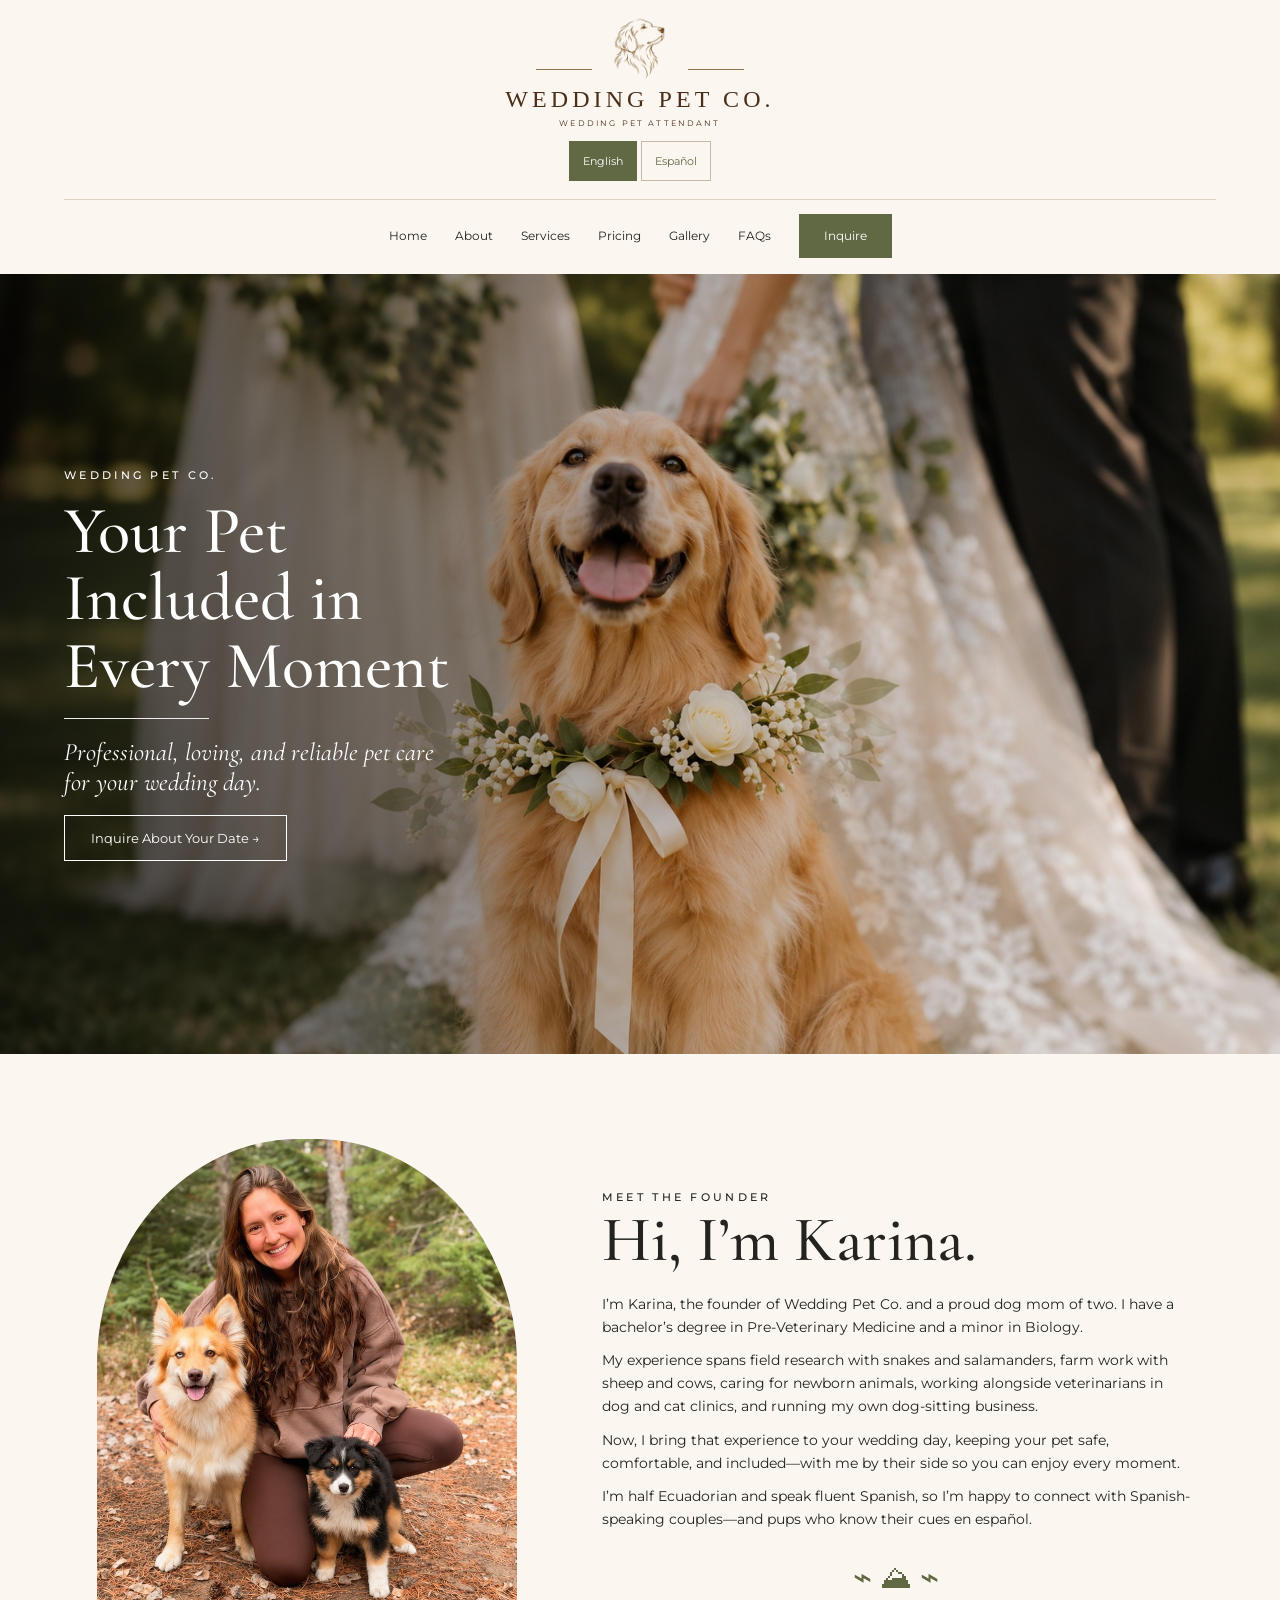
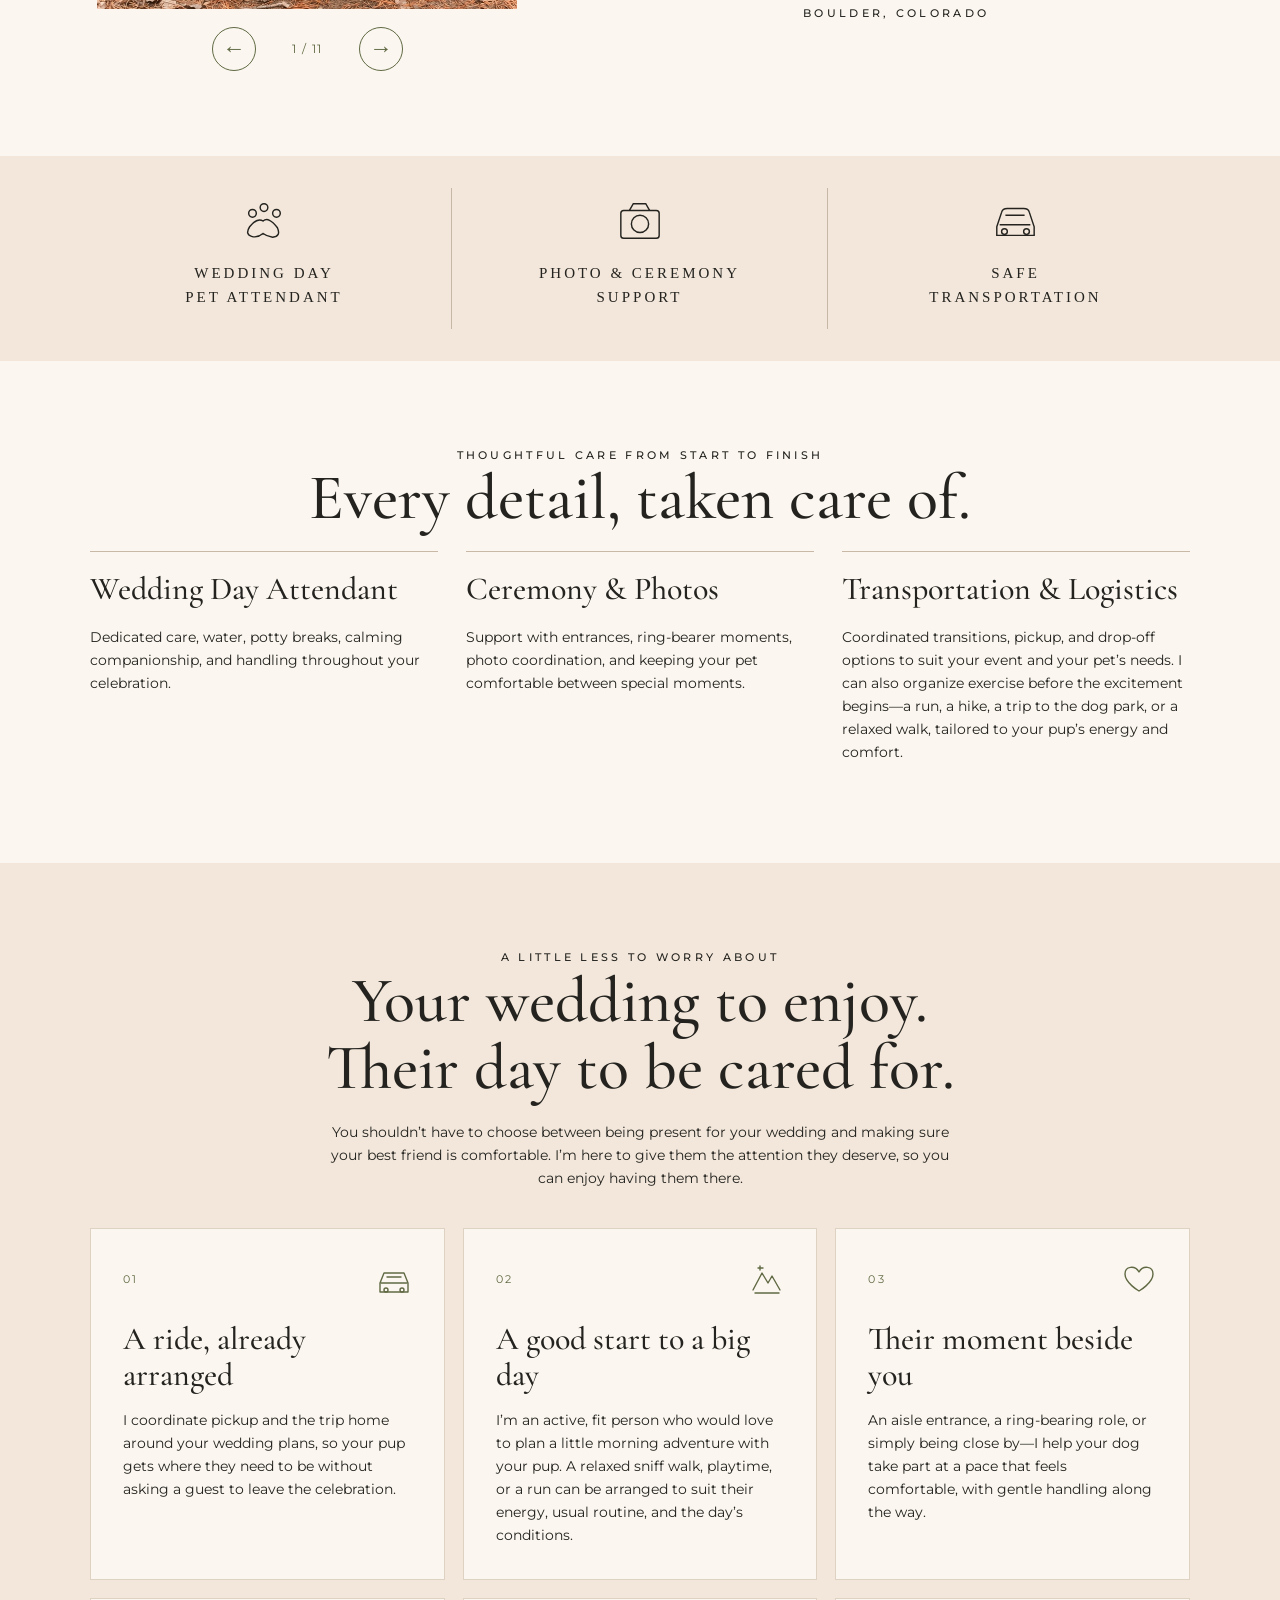
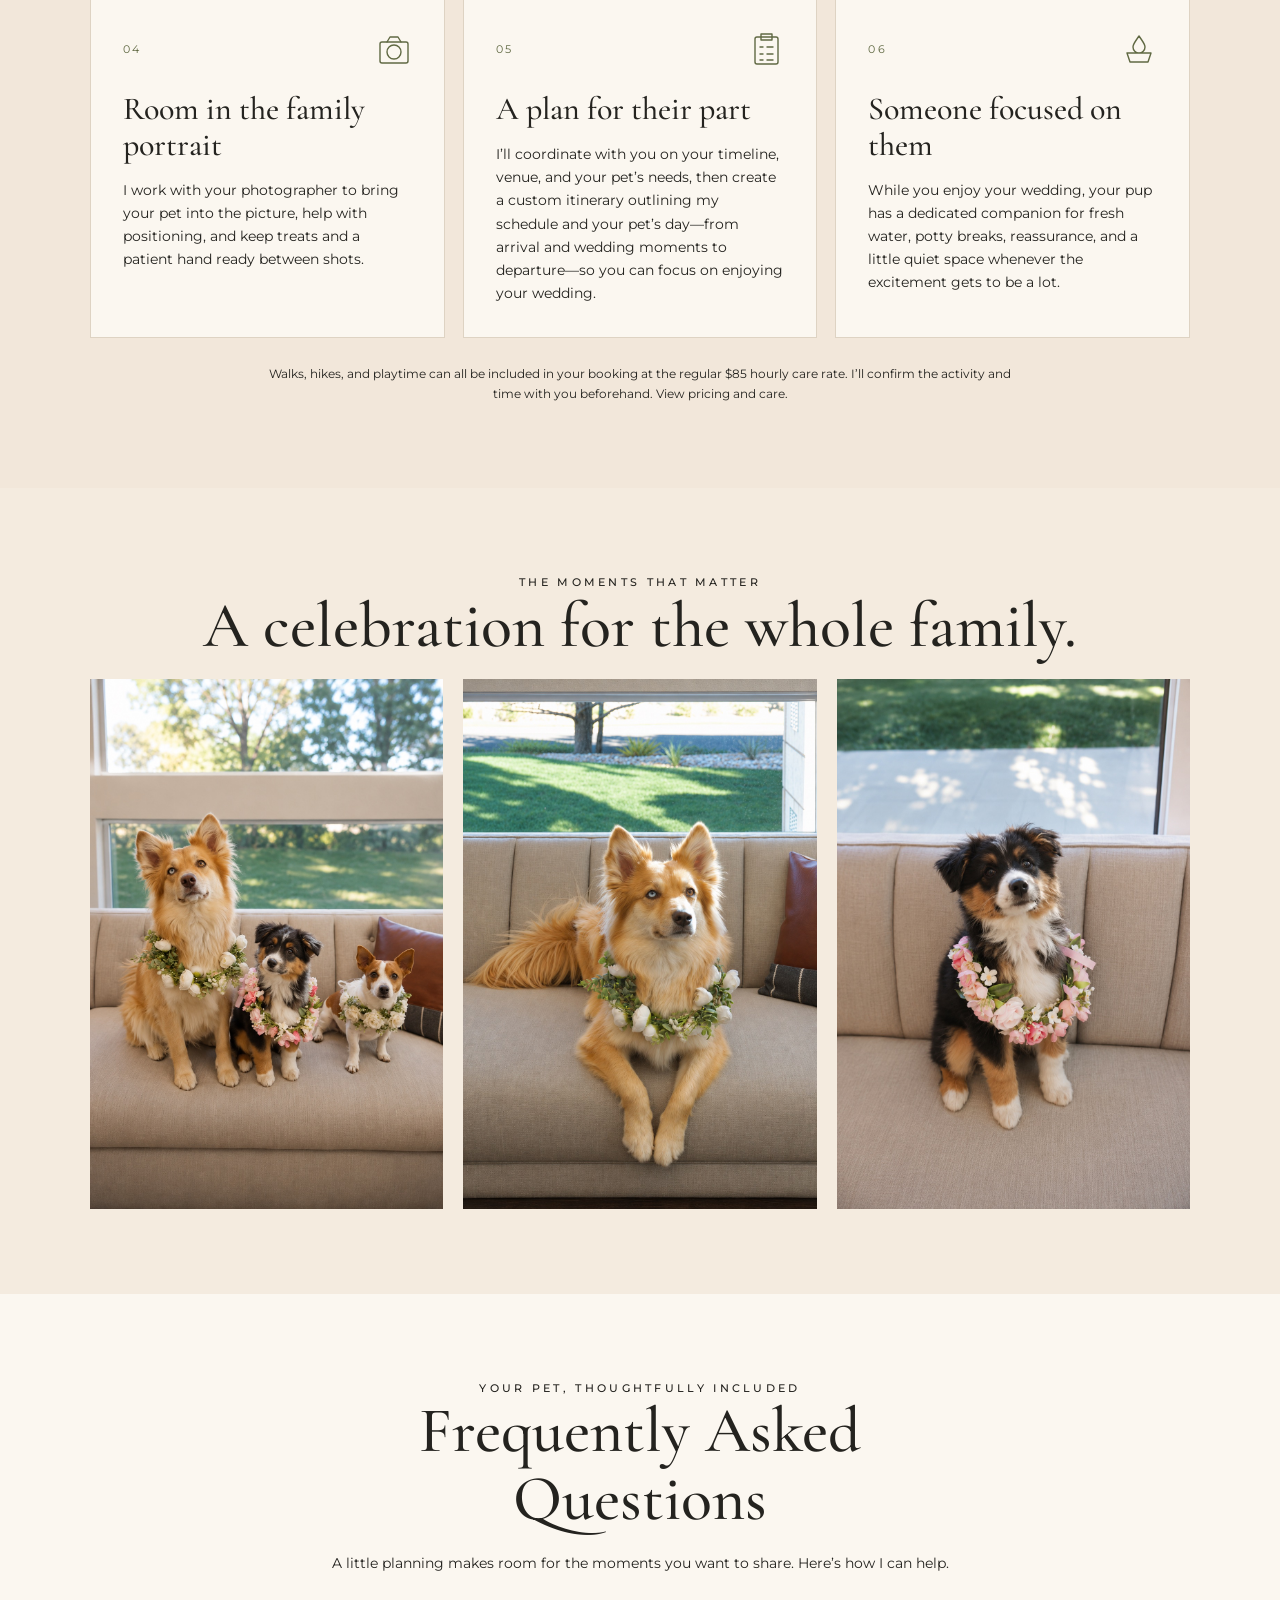
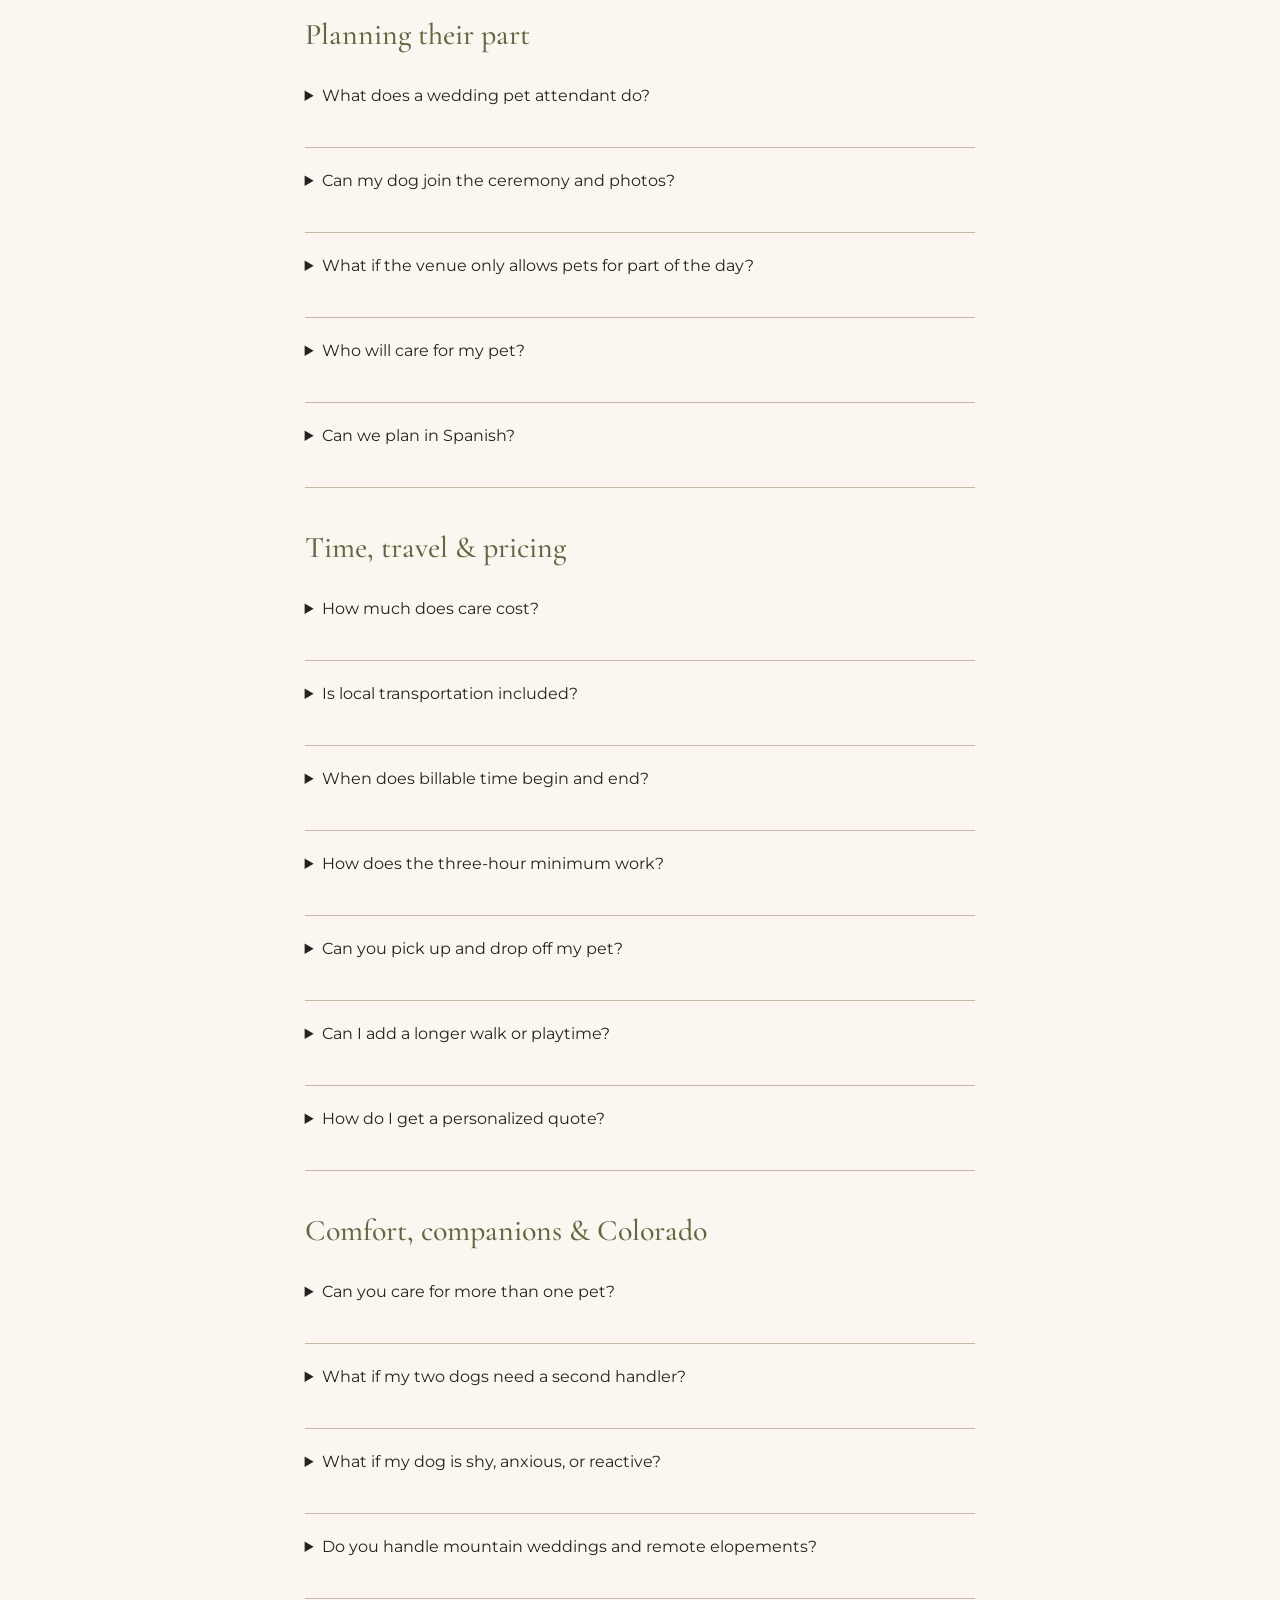
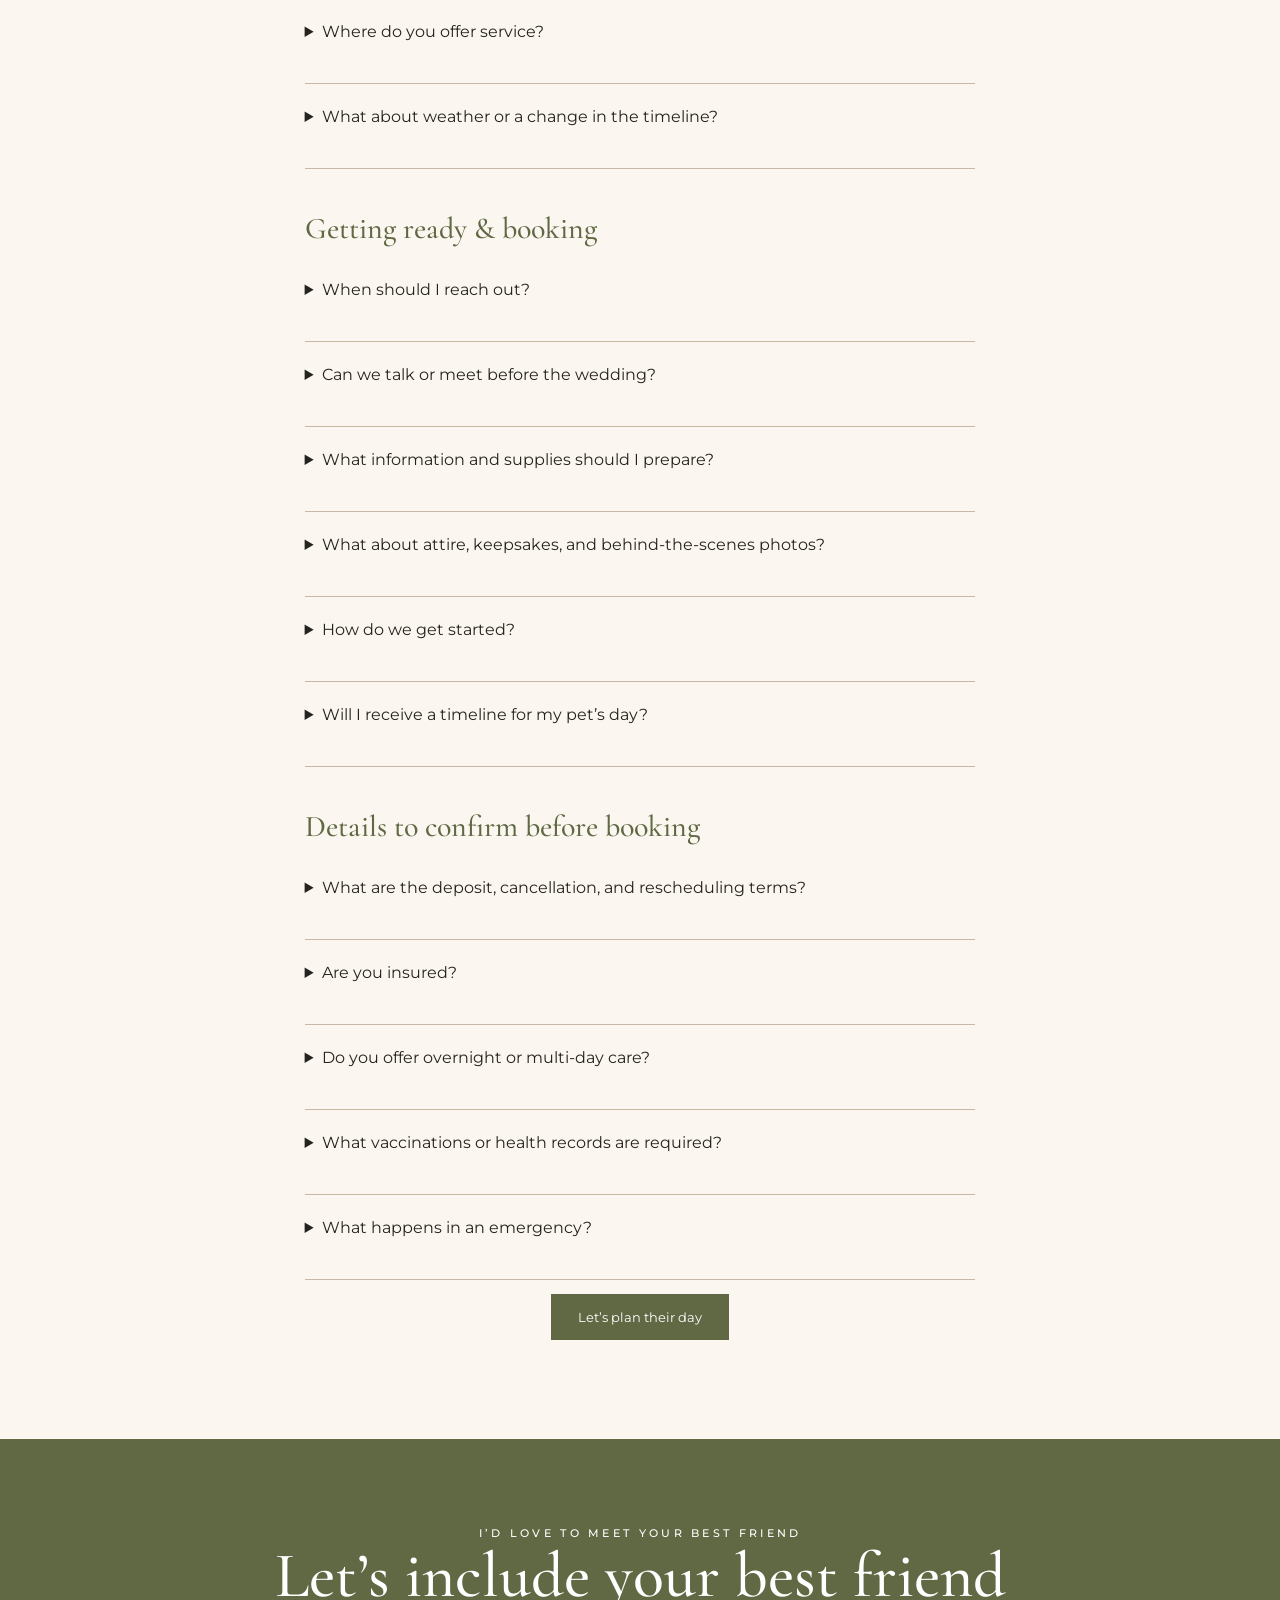
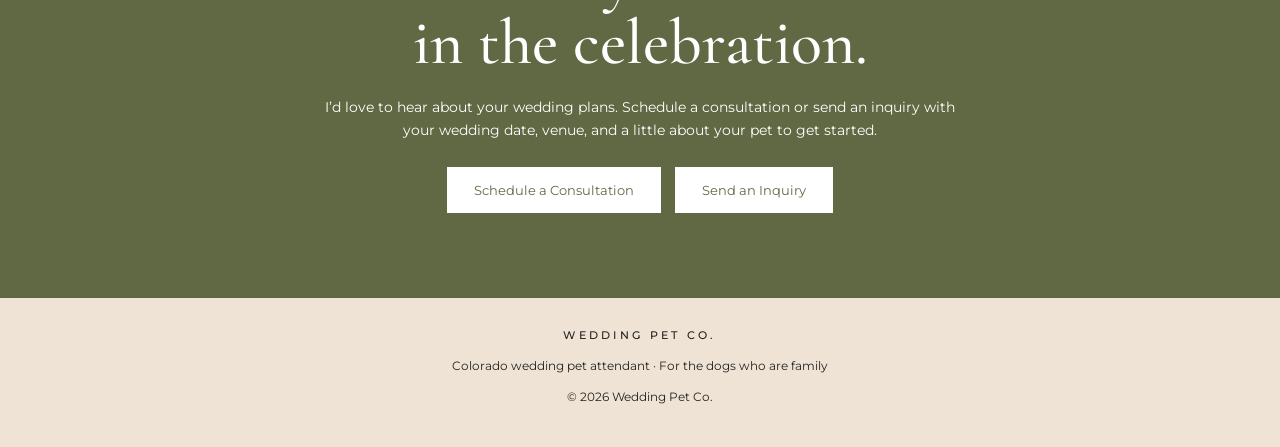
<file: index.html>
<!DOCTYPE html><html lang="en"><head><meta charset="UTF-8"><meta name="viewport" content="width=device-width,initial-scale=1"><meta name="description" content="Wedding Pet Co. — loving wedding day pet attendant services based in Colorado."><title>Wedding Pet Co. | Wedding Pet Attendants</title><link rel="preconnect" href="https://fonts.googleapis.com"><link href="https://fonts.googleapis.com/css2?family=Cormorant+Garamond:wght@400;500;600&family=Montserrat:wght@400;500&display=swap" rel="stylesheet"><style>
:root{--cream:#fbf7f0;--olive:#606943;--ink:#24231f;--sand:#f2e7da}*{box-sizing:border-box}html{scroll-behavior:smooth}body{margin:0;background:var(--cream);color:var(--ink);font:14px/1.65 Montserrat,Arial,sans-serif}a{text-decoration:none;color:inherit}h1,h2,h3{font-family:'Cormorant Garamond',Georgia,serif;font-weight:500;line-height:1.05;margin:0 0 20px}h1{font-size:clamp(56px,7vw,104px)}h2{font-size:clamp(42px,5vw,72px)}h3{font-size:32px}.eyebrow{letter-spacing:.3em;text-transform:uppercase;font-size:11px;font-weight:500}.btn{display:inline-block;background:var(--olive);border:1px solid var(--olive);color:white;padding:14px 26px;font:13px Montserrat,sans-serif;cursor:pointer}.btn.light{background:transparent;border-color:white}.btn:hover{opacity:.86}header{min-height:125px;padding:17px 5%;display:flex;align-items:center;justify-content:space-between;gap:15px}nav{display:flex;align-items:center;gap:27px}nav a{font-size:13px}.brand{text-align:center;min-width:260px;line-height:1.1}.brand svg{display:block;width:94px;height:88px;margin:0 auto 5px}.brand strong{font:400 30px Georgia,serif;letter-spacing:.14em}.brand small{display:block;letter-spacing:.32em;font-size:9px;margin-top:7px}.hero{min-height:630px;position:relative;background:#73755b url('wedding-dog.jpg') center 45%/cover no-repeat;display:flex;align-items:center;color:white}.hero:before{content:'';position:absolute;inset:0;background:linear-gradient(90deg,rgba(0,0,0,.59),rgba(0,0,0,.08) 78%)}.hero>div{position:relative;padding:70px 7%;max-width:680px}.hero p{font:italic 29px/1.2 'Cormorant Garamond',Georgia,serif;max-width:360px}.rule{border-top:1px solid #eee;width:145px;margin:26px 0}.section{padding:85px 7%}.about{display:grid;grid-template-columns:.85fr 1.15fr;align-items:center;gap:7%}.portrait{max-width:420px;margin:auto;border:1px solid #b9a892;padding:8px;border-radius:48% 48% 0 0}.portrait img{display:block;width:100%;height:470px;object-fit:cover;border-radius:48% 48% 0 0}.about p{margin:10px 0}.mountains{text-align:center;font-size:32px;color:var(--olive);margin:20px 0 0}.center{text-align:center}.service-strip{background:var(--sand);display:grid;grid-template-columns:repeat(3,1fr);padding:32px 6%}.service-strip>div{text-align:center;padding:10px 22px;border-right:1px solid #c7b7a6}.service-strip>div:last-child{border:0}.service-strip svg{height:46px;width:46px;stroke:currentColor;stroke-width:1.5;fill:none}.service-strip h3{font:15px/1.6 Georgia,serif;letter-spacing:.2em;text-transform:uppercase;margin:10px 0}.columns{display:grid;grid-template-columns:repeat(3,1fr);gap:28px}.columns article{border-top:1px solid #c8b8a6;padding-top:20px}.gallery{background:#f4ebdf}.gallery-grid{display:grid;grid-template-columns:1fr 1fr;gap:20px}.gallery img{width:100%;height:420px;object-fit:cover}.faq{max-width:850px;margin:auto}.faq details{border-bottom:1px solid #c8b8a6;padding:20px 0}.faq summary{cursor:pointer;font-size:16px}.contact{background:var(--olive);color:white;text-align:center}.contact p{max-width:650px;margin:0 auto 24px}.contact .btn{background:white;color:var(--olive);border-color:white}form{max-width:600px;margin:25px auto;display:grid;gap:14px;text-align:left}label{display:block;font-size:12px}input,textarea{width:100%;padding:12px;margin-top:5px;border:1px solid #c9c5b9;font:14px Montserrat,sans-serif}form button{justify-self:start}footer{text-align:center;padding:28px;background:#eee3d5;font-size:12px}@media(max-width:900px){header{justify-content:center;flex-wrap:wrap}.brand{order:-1;width:100%}nav{gap:16px}.about{grid-template-columns:1fr}.columns{grid-template-columns:1fr}}@media(max-width:600px){nav{flex-wrap:wrap;justify-content:center}nav a{font-size:11px}.brand strong{font-size:24px}.hero{min-height:540px;background-position:57% center}.hero:before{background:linear-gradient(90deg,rgba(0,0,0,.68),rgba(0,0,0,.08))}.hero>div{padding:40px 6%}.section{padding:60px 6%}.portrait img{height:390px}.service-strip{grid-template-columns:1fr}.service-strip>div{border-right:0;border-bottom:1px solid #c7b7a6}.gallery-grid{grid-template-columns:1fr}.gallery img{height:310px}}

/* Keep the opening message and the entire photo visible. */
header{min-height:100px;padding:10px 5%}
.brand svg{width:60px;height:53px;margin-bottom:3px}
.brand strong{font-size:24px}
.brand small{font-size:8px;margin-top:4px}
.hero{min-height:560px;height:calc(100svh - 100px);max-height:780px;background:#555d40;isolation:isolate}
.hero:before{background:linear-gradient(90deg,#555d40 0%,rgba(85,93,64,.9) 35%,transparent 65%);z-index:0}
.hero:after{content:'';position:absolute;inset:0 0 0 43%;background:url('wedding-dog.jpg') center / contain no-repeat;z-index:-1}
.hero>div{padding:30px 5%;max-width:56%;z-index:1}
.hero h1{font-size:clamp(52px,5.2vw,78px);line-height:1.02;margin:12px 0 18px}
.hero p{font-size:25px;margin:18px 0;max-width:380px}
.hero .rule{margin:18px 0}
.gallery-grid{align-items:start}
.gallery img{display:block;width:100%;height:auto;object-fit:contain}
@media(max-width:900px){
header{min-height:100px;gap:8px;padding:10px 4%}
.brand{min-width:0;width:auto;order:0}
.brand strong{font-size:20px}
nav{gap:12px}nav a{font-size:11px}nav .btn{padding:10px 14px}
.hero>div{max-width:58%;padding:25px 4%}
.hero h1{font-size:clamp(46px,6vw,60px)}
}
@media(max-width:600px){
header{display:grid;grid-template-columns:1fr 1fr;gap:10px;padding:10px 5%}
.brand{grid-column:1/-1;grid-row:1}
.brand svg{width:46px;height:42px}
nav{gap:14px}.brand strong{font-size:21px}
.hero{height:auto;max-height:none;min-height:0;display:flex;flex-direction:column;background:var(--olive)}
.hero:before{display:none}
.hero:after{position:relative;inset:auto;order:-1;width:100%;height:380px;background-color:var(--sand);z-index:0}
.hero>div{max-width:100%;width:100%;padding:28px 6% 34px}
.hero h1{font-size:clamp(44px,10vw,60px)}
.hero p{font-size:24px}
.gallery img{height:auto}
}


/* Full-width photograph behind the opening message. */
.hero{background:#555d40 url('wedding-dog.jpg') center top / cover no-repeat}
.hero:after{display:none}
.hero:before{display:block;z-index:0;background:linear-gradient(90deg,rgba(0,0,0,.66),rgba(0,0,0,.24) 48%,rgba(0,0,0,.03) 78%)}
@media(max-width:600px){
.hero{min-height:620px;height:calc(100svh - 150px);max-height:none;flex-direction:row;background-position:55% top}
.hero:after{display:none}
.hero:before{display:block;background:linear-gradient(90deg,rgba(0,0,0,.7),rgba(0,0,0,.2))}
.hero>div{padding:32px 6%;max-width:100%}
.hero h1{font-size:clamp(42px,9vw,54px)}
}

/* Pull back the portrait while blending the photo across the full hero. */
.hero{background-position:center 20%}
.hero:after{display:block;position:absolute;inset:0;z-index:-1;background:url('wedding-dog.jpg') center top / auto 135% no-repeat;mask-image:linear-gradient(90deg,transparent 22%,#000 38%,#000 62%,transparent 78%)}
.hero:before{background:linear-gradient(90deg,rgba(0,0,0,.7),rgba(0,0,0,.3) 40%,rgba(0,0,0,.05) 78%)}
@media(max-width:600px){.hero:after{display:block;position:absolute;inset:0;order:0;width:auto;height:auto;background-size:auto 115%;background-position:55% top;mask-image:none}}
.portrait{overflow:hidden}.portrait img{filter:grayscale(1);transform:scale(1.13);transform-origin:50% 42%}

.brand-mark{display:flex;align-items:center;justify-content:center;gap:15px;margin:0 auto 5px}
.brand-mark:before,.brand-mark:after{content:'';display:block;width:47px;height:1px;background:#a58b6b}
.brand .brand-mark svg{width:66px;height:58px;margin:0}
@media(max-width:600px){.brand .brand-mark svg{width:54px;height:48px}.brand-mark{gap:12px}.brand-mark:before,.brand-mark:after{width:36px}}

.brand{color:#4b2e18}
.brand strong{font-weight:400;letter-spacing:.17em}
.brand small{letter-spacing:.27em;font-size:8px;margin-top:6px}
.brand-mark{align-items:flex-end;gap:12px;margin-bottom:6px}
.brand-mark:before,.brand-mark:after{width:56px;background:#94734f;margin-bottom:10px}
.brand .brand-mark svg{width:72px;height:62px}
@media(max-width:900px){.brand strong{font-size:20px}.brand small{font-size:6.5px;letter-spacing:.2em}.brand-mark:before,.brand-mark:after{width:43px}}
@media(max-width:600px){.brand strong{font-size:21px}.brand small{font-size:6.5px}.brand .brand-mark svg{width:60px;height:52px}.brand-mark:before,.brand-mark:after{width:42px;margin-bottom:8px}}

.portrait img{filter:none}
.gallery-grid{align-items:stretch}
.gallery img{width:100%;height:100%;aspect-ratio:4/5;object-fit:cover;object-position:center 40%}
@media(max-width:600px){.gallery img{height:auto;aspect-ratio:4/5}}
</style><style>/* Center the identity above one unified navigation row. */
header#home{display:flex;flex-direction:column;justify-content:center;align-items:center;gap:18px;padding:18px 5% 16px}
header#home>.brand{order:0;width:auto;min-width:0}
header#home>.site-nav{display:flex;align-items:center;justify-content:center;flex-wrap:wrap;gap:8px 28px;width:100%;padding-top:14px;border-top:1px solid #ded3c3}
header#home>.site-nav>a{display:inline-flex;align-items:center;justify-content:center;min-height:44px;font-size:12px}
header#home>.site-nav>a[aria-current="page"]{text-decoration:underline;text-underline-offset:6px}
header#home>.site-nav>.btn{padding:10px 24px}
@media(max-width:600px){
header#home{display:flex;gap:13px;padding:16px 6% 12px}
header#home>.brand{width:auto}
header#home>.site-nav{display:grid;grid-template-columns:repeat(4,minmax(0,1fr));gap:4px 6px;padding-top:10px}
header#home>.site-nav>a{font-size:11px;min-height:44px}
header#home>.site-nav>.btn{grid-column:3/5;padding:10px 14px}
}
</style><style>.pet-benefits{background:var(--sand)}.pet-benefits-intro{max-width:760px;margin:0 auto 38px;text-align:center}.pet-benefits-intro p{max-width:640px;margin:18px auto 0}.pet-benefits-grid{display:grid;grid-template-columns:repeat(3,minmax(0,1fr));gap:18px;max-width:1240px;margin:auto}.pet-benefit{padding:32px;background:var(--cream);border:1px solid #ded3c3}.pet-benefit-top{display:flex;align-items:center;justify-content:space-between;color:var(--olive);margin-bottom:24px}.pet-benefit-top span{font-size:11px;letter-spacing:.2em}.pet-benefit svg{width:36px;height:36px;fill:none;stroke:currentColor;stroke-width:1.4;stroke-linecap:round;stroke-linejoin:round}.pet-benefit h3{font-size:32px;line-height:1.12;margin-bottom:16px}.pet-benefit p{margin:0}.pet-benefits-note{max-width:750px;margin:26px auto 0;text-align:center;font-size:12px}.pet-benefits-note a{text-decoration:underline;text-underline-offset:3px}@media(max-width:900px){.pet-benefits-grid{grid-template-columns:repeat(2,minmax(0,1fr))}}@media(max-width:600px){.pet-benefits-grid{grid-template-columns:1fr}.pet-benefit{padding:26px}.pet-benefit-top{margin-bottom:18px}}</style><style>.care-credentials{margin:-5px 0 0;color:var(--olive);font-size:11px;letter-spacing:.08em;text-align:center;line-height:1.5}@media(max-width:600px){.care-credentials{font-size:10px;letter-spacing:.04em;margin:0;max-width:100%}}</style><style>
.mobile-menu-toggle{display:none}
@media(max-width:600px){
header#home>.mobile-menu-toggle{display:flex;align-items:center;justify-content:center;gap:10px;width:100%;min-height:46px;border:1px solid #c8b8a6;background:transparent;color:var(--ink);font:12px Montserrat,Arial,sans-serif;letter-spacing:.1em;cursor:pointer}
.mobile-menu-icon{font-size:19px;line-height:1}
header#home.menu-ready>.site-nav{display:none}
header#home.menu-ready.menu-open>.site-nav{display:flex;flex-direction:column;gap:0;padding:8px 14px 14px;border:1px solid #ded3c3;background:var(--cream)}
header#home.menu-open>.site-nav>a{width:100%;min-height:46px;font-size:13px;border-bottom:1px solid #e7ded2}
header#home.menu-open>.site-nav>.btn{margin-top:10px;border-bottom:1px solid var(--olive)}
.mobile-menu-toggle:focus-visible,.site-nav a:focus-visible{outline:2px solid var(--olive);outline-offset:3px}
}
</style><style id="interaction-feedback">
a,button,summary,input,textarea,select{transition:color .2s ease,background-color .2s ease,border-color .2s ease,box-shadow .2s ease,transform .2s ease,text-decoration-color .2s ease}
a:not(.btn):not(.brand){text-decoration:underline;text-decoration-color:transparent;text-underline-offset:5px}
a:focus-visible,button:focus-visible,summary:focus-visible,input:focus-visible,textarea:focus-visible,select:focus-visible{outline:2px solid #a58b6b;outline-offset:4px}
a:not(.btn):not(.brand):focus-visible{text-decoration-color:currentColor}
.btn:active,button:active{transform:translateY(1px)}
@media(hover:hover) and (pointer:fine){
a:not(.btn):not(.brand):hover{color:var(--olive);text-decoration-color:currentColor}
.contact a:not(.btn):hover{color:white}
a.brand:hover{transform:translateY(-2px)}
.btn:hover,button:hover{transform:translateY(-2px);box-shadow:0 5px 12px rgba(36,35,31,.13);opacity:1;filter:brightness(.96)}
summary:hover{color:var(--olive);background:rgba(96,105,67,.06)}
input:hover,textarea:hover,select:hover{border-color:var(--olive)}
}
@media(prefers-reduced-motion:reduce){html{scroll-behavior:auto}a,button,summary,input,textarea,select{transition:none!important;transform:none!important}}
</style><style>/* Bring Karina and both dogs closer within the founder portrait. */#about .portrait img{transform:scale(1.3);transform-origin:50% 34%;object-position:50% 42%}</style><style>/* Keep stacked founder content within its section on phones and tablets. */@media(max-width:900px){#about.about{column-gap:0;row-gap:36px;height:auto;min-height:0}#about.about>div{min-width:0}#about .mountains{margin:26px 0 4px;line-height:1.3}#about .mountains+.eyebrow{line-height:1.6;margin-bottom:4px}}</style><link rel="stylesheet" href="language.css"><script src="language.js" defer></script><style>/* Give the outdoor wedding pair a balanced frame and softer shared palette. */#gallery img.gallery-balanced{display:block;width:100%;height:auto;aspect-ratio:1;object-fit:cover;align-self:start}#gallery img.gallery-iga{object-position:50% 50%}#gallery img.gallery-mountain{object-position:50% 70%;filter:grayscale(1) sepia(.18) brightness(1.12) contrast(.94)}</style><style>#gallery .gallery-grid{grid-template-columns:repeat(3,minmax(0,1fr));gap:20px}@media(max-width:600px){#gallery .gallery-grid{grid-template-columns:1fr}}</style><style>
#about .about-carousel{min-width:0;align-self:start}
#about .about-carousel-track{padding:0;border:0;display:flex;width:100%;overflow-x:auto;overflow-y:hidden;scroll-snap-type:x mandatory;scrollbar-width:none;scroll-behavior:smooth;overscroll-behavior-x:contain}
#about .about-carousel-track::-webkit-scrollbar{display:none}
#about .about-photo-slide{flex:0 0 100%;min-width:0;overflow:hidden;scroll-snap-align:start;scroll-snap-stop:always}#about .about-carousel-track img{display:block;width:100%;min-width:0;height:470px;object-fit:cover;object-position:center;transform:none}
#about .about-photo-slide:first-child img{transform:scale(1.3);transform-origin:50% 34%;object-position:50% 42%;clip-path:inset(0)}
#about .about-carousel-track img[src="about-bottle-feeding.jpg"]{transform:scale(1.22);transform-origin:78% 0;object-position:center top}

#about .about-carousel-controls{display:flex;align-items:center;justify-content:center;gap:24px;margin-top:18px;color:var(--olive)}
#about .about-carousel-controls button{display:grid;place-items:center;width:44px;height:44px;border:1px solid var(--olive);border-radius:50%;background:transparent;color:var(--olive);font-size:23px;cursor:pointer;transition:background .2s,color .2s,transform .2s}
#about .about-carousel-controls button:hover{background:var(--olive);color:var(--cream);transform:translateY(-2px)}
#about .about-carousel-controls button:focus-visible,#about .about-carousel-track:focus-visible{outline:2px solid var(--olive);outline-offset:4px}
#about .about-photo-count{min-width:55px;text-align:center;font-size:12px;letter-spacing:.12em}
@media(max-width:900px){#about .about-carousel{width:min(100%,390px);margin:auto}#about .about-carousel-track img{height:490px}}
@media(max-width:600px){#about .about-carousel-track img{height:440px}}
@media(prefers-reduced-motion:reduce){#about .about-carousel-track{scroll-behavior:auto}#about .about-carousel-controls button{transition:none}}
</style><style>.faq-group{margin-top:42px}.faq-group h3{color:var(--olive);font-size:30px;line-height:1.2;margin-bottom:10px}.faq summary{min-height:44px;line-height:1.6;padding-right:8px}.faq p{overflow-wrap:anywhere}.faq a:not(.btn){text-decoration:underline}@media(max-width:600px){.faq-group{margin-top:30px}.faq summary{font-size:15px}}</style></head><body><header id="home"><a href="#home" class="brand" aria-label="Wedding Pet Co. homepage"><span class="brand-mark"><svg viewBox="190 65 225 260" role="img" aria-label="Wedding Pet Co. golden retriever logo"><image href="[data-uri]" width="600" height="400"/></svg></span><strong>WEDDING PET CO.</strong><small>WEDDING PET ATTENDANT</small></a><div class="language-switch" role="group" aria-label="Language / Idioma"><button type="button" data-lang="en" lang="en" aria-pressed="true">English</button><button type="button" data-lang="es" lang="es" aria-pressed="false">Español</button></div><button class="mobile-menu-toggle" id="mobile-menu-toggle" type="button" aria-expanded="false" aria-controls="main-navigation"><span class="mobile-menu-icon" aria-hidden="true">☰</span><span>Menu</span></button><nav class="site-nav" id="main-navigation" aria-label="Main navigation"><a href="#home">Home</a><a href="#about">About</a><a href="#services">Services</a><a href="pricing.html">Pricing</a><a href="#gallery">Gallery</a><a href="#faqs">FAQs</a><a href="inquiry.html" class="btn">Inquire</a></nav></header><main><section class="hero"><div><div class="eyebrow">Wedding Pet Co.</div><h1>Your Pet<br>Included in<br>Every Moment</h1><div class="rule"></div><p>Professional, loving, and reliable pet care for your wedding day.</p><a class="btn light" href="#inquire">Inquire About Your Date →</a></div></section><section class="section about" id="about"><div class="about-carousel" role="region" aria-label="Photos of Karina" aria-roledescription="carousel"><div class="portrait about-carousel-track" tabindex="0" aria-label="Use the arrow keys or swipe to browse photos"><div class="about-photo-slide"><img src="founder-dogs.jpg" alt="Karina with her two dogs in the Colorado forest" width="1050" height="1400" decoding="async"></div><div class="about-photo-slide"><img src="about-graduation.jpg" alt="Karina celebrating her graduation" width="1050" height="1400" loading="lazy" decoding="async"></div><div class="about-photo-slide"><img src="about-calf.jpg" alt="Karina with a calf in a pasture" width="1050" height="1400" loading="lazy" decoding="async"></div><div class="about-photo-slide"><img src="about-bottle-feeding.jpg" alt="Karina bottle-feeding a young animal" width="1050" height="1400" loading="lazy" decoding="async"></div><div class="about-photo-slide"><img src="about-field-research.jpg" alt="Karina holding a snake during field research" width="1050" height="1400" loading="lazy" decoding="async"></div><div class="about-photo-slide"><img src="about-horse.jpg" alt="Karina spending time with a horse" width="1050" height="1400" loading="lazy" decoding="async"></div><div class="about-photo-slide"><img src="about-farm-team.jpg" alt="Karina working with an animal care team on a dairy farm" width="1050" height="1400" loading="lazy" decoding="async"></div><div class="about-photo-slide"><img src="about-lamb.jpg" alt="A lamb resting in Karina’s lap" width="1050" height="1400" loading="lazy" decoding="async"></div><div class="about-photo-slide"><img src="about-white-horse.jpg" alt="Karina with a white horse" width="1050" height="1400" loading="lazy" decoding="async"></div><div class="about-photo-slide"><img src="about-sheep-barn.jpg" alt="Karina visiting a sheep barn" width="1050" height="1400" loading="lazy" decoding="async"></div><div class="about-photo-slide"><img src="about-cattle-care.jpg" alt="Karina assisting with cattle care" width="1050" height="1400" loading="lazy" decoding="async"></div></div><div class="about-carousel-controls"><button type="button" class="about-photo-prev" aria-label="Previous photo">←</button><span class="about-photo-count" aria-live="polite" aria-atomic="true">1 / 11</span><button type="button" class="about-photo-next" aria-label="Next photo">→</button></div></div><div><div class="eyebrow">Meet the founder</div><h2>Hi, I’m Karina.</h2><p>I’m Karina, the founder of Wedding Pet Co. and a proud dog mom of two. I have a bachelor’s degree in Pre-Veterinary Medicine and a minor in Biology.</p><p>My experience spans field research with snakes and salamanders, farm work with sheep and cows, caring for newborn animals, working alongside veterinarians in dog and cat clinics, and running my own dog-sitting business.</p><p>Now, I bring that experience to your wedding day, keeping your pet safe, comfortable, and included—with me by their side so you can enjoy every moment.</p><p>I’m half Ecuadorian and speak fluent Spanish, so I’m happy to connect with Spanish-speaking couples—and pups who know their cues en español.</p><div class="mountains">⌁ ⛰ ⌁</div><div class="eyebrow center">Boulder, Colorado</div></div></section><section class="service-strip"><div><svg viewBox="0 0 48 48"><circle cx="12" cy="16" r="4"/><circle cx="24" cy="10" r="4"/><circle cx="37" cy="16" r="4"/><path d="M9 30Q17 20 23 24Q29 19 38 31Q42 40 33 41Q27 40 23 37Q17 42 11 40Q4 38 9 30Z"/></svg><h3>Wedding Day<br>Pet Attendant</h3></div><div><svg viewBox="0 0 48 48"><rect x="4" y="13" width="40" height="29" rx="3"/><path d="M13 13l4-7h13l4 7"/><circle cx="24" cy="27" r="9"/></svg><h3>Photo & Ceremony<br>Support</h3></div><div><svg viewBox="0 0 48 48"><path d="M5 30l5-15q1-4 6-4h17q5 0 6 4l5 15v9H5Z"/><path d="M8 28h32M14 18h20"/><circle cx="13" cy="35" r="3"/><circle cx="36" cy="35" r="3"/></svg><h3>Safe<br>Transportation</h3></div></section><section class="section" id="services"><div class="center"><div class="eyebrow">Thoughtful care from start to finish</div><h2>Every detail, taken care of.</h2></div><div class="columns"><article><h3>Wedding Day Attendant</h3><p>Dedicated care, water, potty breaks, calming companionship, and handling throughout your celebration.</p></article><article><h3>Ceremony & Photos</h3><p>Support with entrances, ring-bearer moments, photo coordination, and keeping your pet comfortable between special moments.</p></article><article><h3>Transportation & Logistics</h3><p>Coordinated transitions, pickup, and drop-off options to suit your event and your pet’s needs. I can also organize exercise before the excitement begins—a run, a hike, a trip to the dog park, or a relaxed walk, tailored to your pup’s energy and comfort.</p></article></div></section><section class="section pet-benefits" aria-labelledby="pet-benefits-title"><div class="pet-benefits-intro"><div class="eyebrow">A little less to worry about</div><h2 id="pet-benefits-title">Your wedding to enjoy.<br>Their day to be cared for.</h2><p>You shouldn’t have to choose between being present for your wedding and making sure your best friend is comfortable. I’m here to give them the attention they deserve, so you can enjoy having them there.</p></div><div class="pet-benefits-grid"><article class="pet-benefit"><div class="pet-benefit-top"><span>01</span><svg viewBox="0 0 36 36" aria-hidden="true"><path d="M4 22l4-10h20l4 10v9H4Z"/><path d="M5 22h26M11 16h14"/><circle cx="10" cy="29" r="2"/><circle cx="26" cy="29" r="2"/></svg></div><h3>A ride, already arranged</h3><p>I coordinate pickup and the trip home around your wedding plans, so your pup gets where they need to be without asking a guest to leave the celebration.</p></article><article class="pet-benefit"><div class="pet-benefit-top"><span>02</span><svg viewBox="0 0 36 36" aria-hidden="true"><path d="M5 29l9-17 6 10 4-7 8 14M10 7h5M12 5v4"/><path d="M7 32h24"/></svg></div><h3>A good start to a big day</h3><p>I’m an active, fit person who would love to plan a little morning adventure with your pup. A relaxed sniff walk, playtime, or a run can be arranged to suit their energy, usual routine, and the day’s conditions.</p></article><article class="pet-benefit"><div class="pet-benefit-top"><span>03</span><svg viewBox="0 0 36 36" aria-hidden="true"><path d="M18 30S4 22 4 13c0-8 10-9 14-2 4-7 14-6 14 2 0 9-14 17-14 17Z"/></svg></div><h3>Their moment beside you</h3><p>An aisle entrance, a ring-bearing role, or simply being close by—I help your dog take part at a pace that feels comfortable, with gentle handling along the way.</p></article><article class="pet-benefit"><div class="pet-benefit-top"><span>04</span><svg viewBox="0 0 36 36" aria-hidden="true"><rect x="4" y="11" width="28" height="21" rx="2"/><path d="M11 11l3-5h8l3 5"/><circle cx="18" cy="21" r="7"/></svg></div><h3>Room in the family portrait</h3><p>I work with your photographer to bring your pet into the picture, help with positioning, and keep treats and a patient hand ready between shots.</p></article><article class="pet-benefit"><div class="pet-benefit-top"><span>05</span><svg viewBox="0 0 36 36" aria-hidden="true"><rect x="7" y="6" width="23" height="27" rx="2"/><path d="M13 6V3h11v6H13ZM12 16h3m4 0h6m-13 7h3m4 0h6m-13 6h3m4 0h6"/></svg></div><h3>A plan for their part</h3><p>I’ll coordinate with you on your timeline, venue, and your pet’s needs, then create a custom itinerary outlining my schedule and your pet’s day—from arrival and wedding moments to departure—so you can focus on enjoying your wedding.</p></article><article class="pet-benefit"><div class="pet-benefit-top"><span>06</span><svg viewBox="0 0 36 36" aria-hidden="true"><path d="M6 22h24l-3 9H9ZM18 5c-4 6-6 8-6 11a6 6 0 0012 0c0-3-2-5-6-11Z"/></svg></div><h3>Someone focused on them</h3><p>While you enjoy your wedding, your pup has a dedicated companion for fresh water, potty breaks, reassurance, and a little quiet space whenever the excitement gets to be a lot.</p></article></div><p class="pet-benefits-note">Walks, hikes, and playtime can all be included in your booking at the regular $85 hourly care rate. I’ll confirm the activity and time with you beforehand. <a href="pricing.html">View pricing and care</a>.</p></section><section class="section gallery" id="gallery"><div class="center"><div class="eyebrow">The moments that matter</div><h2>A celebration for the whole family.</h2></div><div class="gallery-grid"><img src="three-floral-dogs.jpg" alt="Three dogs wearing floral wreaths on a sofa" loading="lazy" decoding="async" width="1024" height="1536" style="height:auto;aspect-ratio:auto;object-fit:contain;align-self:start"><img src="dog-on-sofa-clean.jpg" alt="Golden dog wearing a white floral collar relaxing on a sofa" loading="lazy" decoding="async" width="1024" height="1536" style="height:auto;aspect-ratio:auto;object-fit:contain;align-self:start"><img src="tricolor-puppy.jpg" alt="Tricolor puppy wearing a pink floral wreath" loading="lazy" decoding="async" width="1024" height="1536" style="height:auto;aspect-ratio:auto;object-fit:contain;align-self:start"></div></section><section class="section faq" id="faqs" aria-labelledby="faq-title"><div class="center"><div class="eyebrow">Your pet, thoughtfully included</div><h2 id="faq-title">Frequently Asked Questions</h2><p>A little planning makes room for the moments you want to share. Here’s how I can help.</p></div><div class="faq-group"><h3>Planning their part</h3><details><summary>What does a wedding pet attendant do?</summary><p>I give your pet a person of their own while you celebrate. That can mean pickup, help with the ceremony and portraits, water and potty breaks, quiet company, and a ride to their agreed dropoff location. We’ll plan their part around your timeline and their comfort.</p></details><details><summary>Can my dog join the ceremony and photos?</summary><p>Yes. From a short portrait visit to a walk down the aisle, I can help with leashes, positioning, and transitions alongside your planner and photographer. We’ll choose a role that fits your dog and your venue’s rules.</p></details><details><summary>What if the venue only allows pets for part of the day?</summary><p>Their visit can be planned around the moments the venue permits, followed by transportation to the agreed caregiver or dropoff address. Please check the venue’s pet rules before we plan their arrival.</p></details><details><summary>Who will care for my pet?</summary><p>I’m Karina, the owner and primary handler behind Wedding Pet Co. You’ll plan directly with me, and I’ll be there caring for your pet. My background includes veterinary and zoology work and hands-on care with livestock, which shapes my patient, attentive approach.</p><p>If a second handler is needed for additional dogs, I’ll discuss that with you and confirm who will be helping before booking. Any second handler I bring will be a personal friend with a background in veterinary medicine, and I’ll be there working alongside them to care for your dogs.</p></details><details><summary>Can we plan in Spanish?</summary><p>¡Sí! I’m bilingual in English and Spanish. Let me know which language you prefer for discussing your wedding and your pet’s routine.</p></details></div><div class="faq-group"><h3>Time, travel &amp; pricing</h3><details><summary>How much does care cost?</summary><p>Wedding-day pet care is $85 per hour with a three-hour minimum for one dog. Each additional dog is $100 per event. Your booked time includes transportation, wedding assistance, and exercise. You'll receive a personalized quote before booking.</p></details><details><summary>Is local transportation included?</summary><p>Included mileage covers the first 50 miles of total round-trip travel from Broomfield, including pickup, venue, drop-off, and return. Additional mileage is $0.75 per mile. Transportation and exercise during your dog’s time in my care are included in your booked hours.</p></details><details><summary>When does billable time begin and end?</summary><p>The $85 hourly rate begins when your dog comes into my care, whether that starts with pickup or pre-wedding exercise, and ends when I drop them off or hand them over to their designated caregiver at the end of the night.</p></details><details><summary>How does the three-hour minimum work?</summary><p>Each booking has a three-hour minimum, including travel and wedding-day care. Your quote will show the total estimated hours and any mileage charges.</p></details><details><summary>Can you pick up and drop off my pet?</summary><p>Yes! Pickup and drop-off can be arranged at a home, hotel, venue, or with a designated caregiver. Please share all addresses so I can calculate your complete route.</p></details><details><summary>Can I add a longer walk or playtime?</summary><p>Absolutely. Walks, hikes, and playtime are billed as part of the regular $85 hourly care rate, not as an additional fee on top of your booked hours.</p></details><details><summary>How do I get a personalized quote?</summary><p>Send me your wedding date, venue, pickup and drop-off locations, and details about your dog. I'll confirm your estimated hours, transportation, and total price before you book. You can also schedule a free consultation.</p></details></div><div class="faq-group"><h3>Comfort, companions &amp; Colorado</h3><details><summary>Can you care for more than one pet?</summary><p>One pet is included in the hourly rate. Each additional pet is a flat $100. Three pets are subject to safe handling confirmation before booking.</p></details><details><summary>What if my two dogs need a second handler?</summary><p>If your two dogs need a second handler, I’ll discuss that with you and confirm who will be helping before booking. Any second handler I bring will be a personal friend with a background in veterinary medicine. I’ll be there working alongside them to care for your dogs.</p></details><details><summary>What if my dog is shy, anxious, or reactive?</summary><p>Tell me what helps them settle and what they find difficult, including any bite history or triggers. We can talk through space, quieter breaks, and a shorter visit. I won’t promise that a busy wedding is right for every dog; their comfort will guide the plan.</p></details><details><summary>Do you handle mountain weddings and remote elopements?</summary><p>Yes, I’m comfortable with Colorado mountain settings and have access to vehicles capable of unpaved and off-road travel. Send the exact location and road or trail details. Access still depends on conditions, permissions, and what is practical for your pet; vehicle capability doesn’t guarantee access to every location.</p></details><details><summary>Where do you offer service?</summary><p>Wedding Pet Co. is based in Boulder and cares for pets at Colorado weddings. Send your venue and pickup/dropoff addresses so I can confirm your specific location.</p></details><details><summary>What about weather or a change in the timeline?</summary><p>Share your venue’s weather backup plan and the moments you most want your pet to join. We’ll discuss rest, shelter, access, and timing around their needs. Weather-related cancellation terms and charges for schedule changes still need your confirmation.</p></details></div><div class="faq-group"><h3>Getting ready &amp; booking</h3><details><summary>When should I reach out?</summary><p>Reach out once you know your date and venue so we can check availability and talk through your pet’s role. If the wedding is soon, you’re still welcome to ask; availability needs to be checked for your date.</p></details><details><summary>Can we talk or meet before the wedding?</summary><p>Yes! A phone consultation is free, so we can talk about your wedding plans and your pet’s needs. <a href="https://calendly.com/kicardie/30min" target="_blank" rel="noopener noreferrer" style="text-decoration:underline">Book your free phone consultation here →</a></p><p>An in-person meet-and-greet is $50. If you book your wedding pet care with me, that $50 will be credited toward your package.</p></details><details><summary>What information and supplies should I prepare?</summary><p>Share the timeline, addresses, venue pet rules, caregiver contact, and your pet’s routine, sensitivities, and handling needs. We’ll agree on what to pack, such as their leash or harness, food, familiar items, and approved treats. Tell me about health needs before booking so we can discuss whether the care is suitable.</p></details><details><summary>What about attire, keepsakes, and behind-the-scenes photos?</summary><p>Your dog’s safety and comfort are always my first priority. I’m not a photographer, but whenever their care allows, I’ll do my best to capture a few behind-the-scenes moments for you.</p><p>I’ll also make sure your dog has a place in your guest book—we can talk through how you’d like to include them when we plan their day.</p><p>Have a special outfit or accessory in mind? Talk to me about it! I’ll help you plan attire that fits your vision while keeping your dog comfortable and safe. We can also discuss any keepsake ideas you have.</p></details><details><summary>How do we get started?</summary><p>Simply <a href="https://www.weddingpetco.com/inquiry.html?lang=en" style="text-decoration:underline">send an inquiry →</a> with your date, venue, and a little about your pets, and I’ll check whether I’m available for your date, then be in touch to discuss your plans.</p><p>Send your details and I’ll review the timing, transportation, and care needs with you to put together your personalized quote.</p><p>Prefer to talk first? <a href="https://calendly.com/kicardie/30min" target="_blank" rel="noopener noreferrer" style="text-decoration:underline">Book a free phone consultation →</a>.</p></details><details><summary>Will I receive a timeline for my pet’s day?</summary><p>I’ll send you a custom itinerary outlining my schedule and your pups’ timeline for the day, including pickup, wedding moments, any planned exercise, and drop-off—so you can focus on enjoying your wedding.</p></details></div><div class="faq-group"><h3>Details to confirm before booking</h3><details data-policy-status="owner-confirmation-required"><summary>What are the deposit, cancellation, and rescheduling terms?</summary><p>Please ask me to confirm the current payment and cancellation terms before booking. No deposit amount, refund window, or rescheduling fee is stated here.</p></details><details data-policy-status="owner-confirmation-required"><summary>Are you insured?</summary><p>Insurance details need confirmation. Please request current coverage information before booking.</p></details><details data-policy-status="owner-confirmation-required"><summary>Do you offer overnight or multi-day care?</summary><p>Overnight care is $100 per night, subject to availability. Send me your dates and care needs so I can confirm the arrangements before booking.</p></details><details data-policy-status="owner-confirmation-required"><summary>What vaccinations or health records are required?</summary><p>Please ask me to confirm health and vaccination requirements before booking, and check your venue’s rules too. This page does not set a vaccination requirement or promise medical care.</p></details><details data-policy-status="owner-confirmation-required"><summary>What happens in an emergency?</summary><p>An emergency plan needs to be agreed before care is booked, including contacts, veterinary preferences, treatment authorization, and responsibility for costs. Please ask me to confirm those arrangements; my animal-care background is not a promise of veterinary treatment.</p></details></div><p class="center"><a class="btn" href="inquiry.html">Let’s plan their day</a></p></section><section class="section contact" id="inquire"><div class="eyebrow">I’d love to meet your best friend</div><h2>Let’s include your best friend<br>in the celebration.</h2><p>I’d love to hear about your wedding plans. Schedule a consultation or send an inquiry with your wedding date, venue, and a little about your pet to get started.</p><div style="display:flex;flex-wrap:wrap;justify-content:center;gap:14px"><a class="btn" href="https://calendly.com/kicardie/30min">Schedule a Consultation</a><a class="btn" href="inquiry.html">Send an Inquiry</a></div></section></main><footer><div class="eyebrow">Wedding Pet Co.</div><p>Colorado wedding pet attendant · For the dogs who are family</p><p>© <span id="year"></span> Wedding Pet Co.</p></footer><script>document.getElementById('year').textContent=new Date().getFullYear()</script><script>
(()=>{const header=document.querySelector('header#home'),button=document.getElementById('mobile-menu-toggle'),nav=document.getElementById('main-navigation');if(!header||!button||!nav)return;header.classList.add('menu-ready');function close(){header.classList.remove('menu-open');button.setAttribute('aria-expanded','false');}button.addEventListener('click',()=>{const open=header.classList.toggle('menu-open');button.setAttribute('aria-expanded',String(open));});nav.addEventListener('click',event=>{if(event.target.closest('a'))close();});document.addEventListener('keydown',event=>{if(event.key==='Escape'&&header.classList.contains('menu-open')){close();button.focus();}});document.addEventListener('click',event=>{if(!header.contains(event.target))close();});window.matchMedia('(max-width:600px)').addEventListener('change',close);})();
</script><script>
(()=>{const root=document.querySelector('.about-carousel');if(!root)return;const track=root.querySelector('.about-carousel-track'),images=[...track.querySelectorAll('img')],count=root.querySelector('.about-photo-count');let index=0;const go=step=>{const target=(Math.round(track.scrollLeft/track.clientWidth)+step+images.length)%images.length;track.scrollTo({left:target*track.clientWidth,behavior:matchMedia('(prefers-reduced-motion:reduce)').matches?'instant':'smooth'});};root.querySelector('.about-photo-prev').addEventListener('click',()=>go(-1));root.querySelector('.about-photo-next').addEventListener('click',()=>go(1));track.addEventListener('keydown',e=>{if(e.key==='ArrowLeft'||e.key==='ArrowRight'){e.preventDefault();go(e.key==='ArrowRight'?1:-1);}});track.addEventListener('scroll',()=>{index=Math.round(track.scrollLeft/track.clientWidth);count.textContent=(index+1)+' / '+images.length;},{passive:true});new ResizeObserver(()=>track.scrollTo({left:index*track.clientWidth,behavior:'instant'})).observe(track);})();
</script></body></html>
</file>
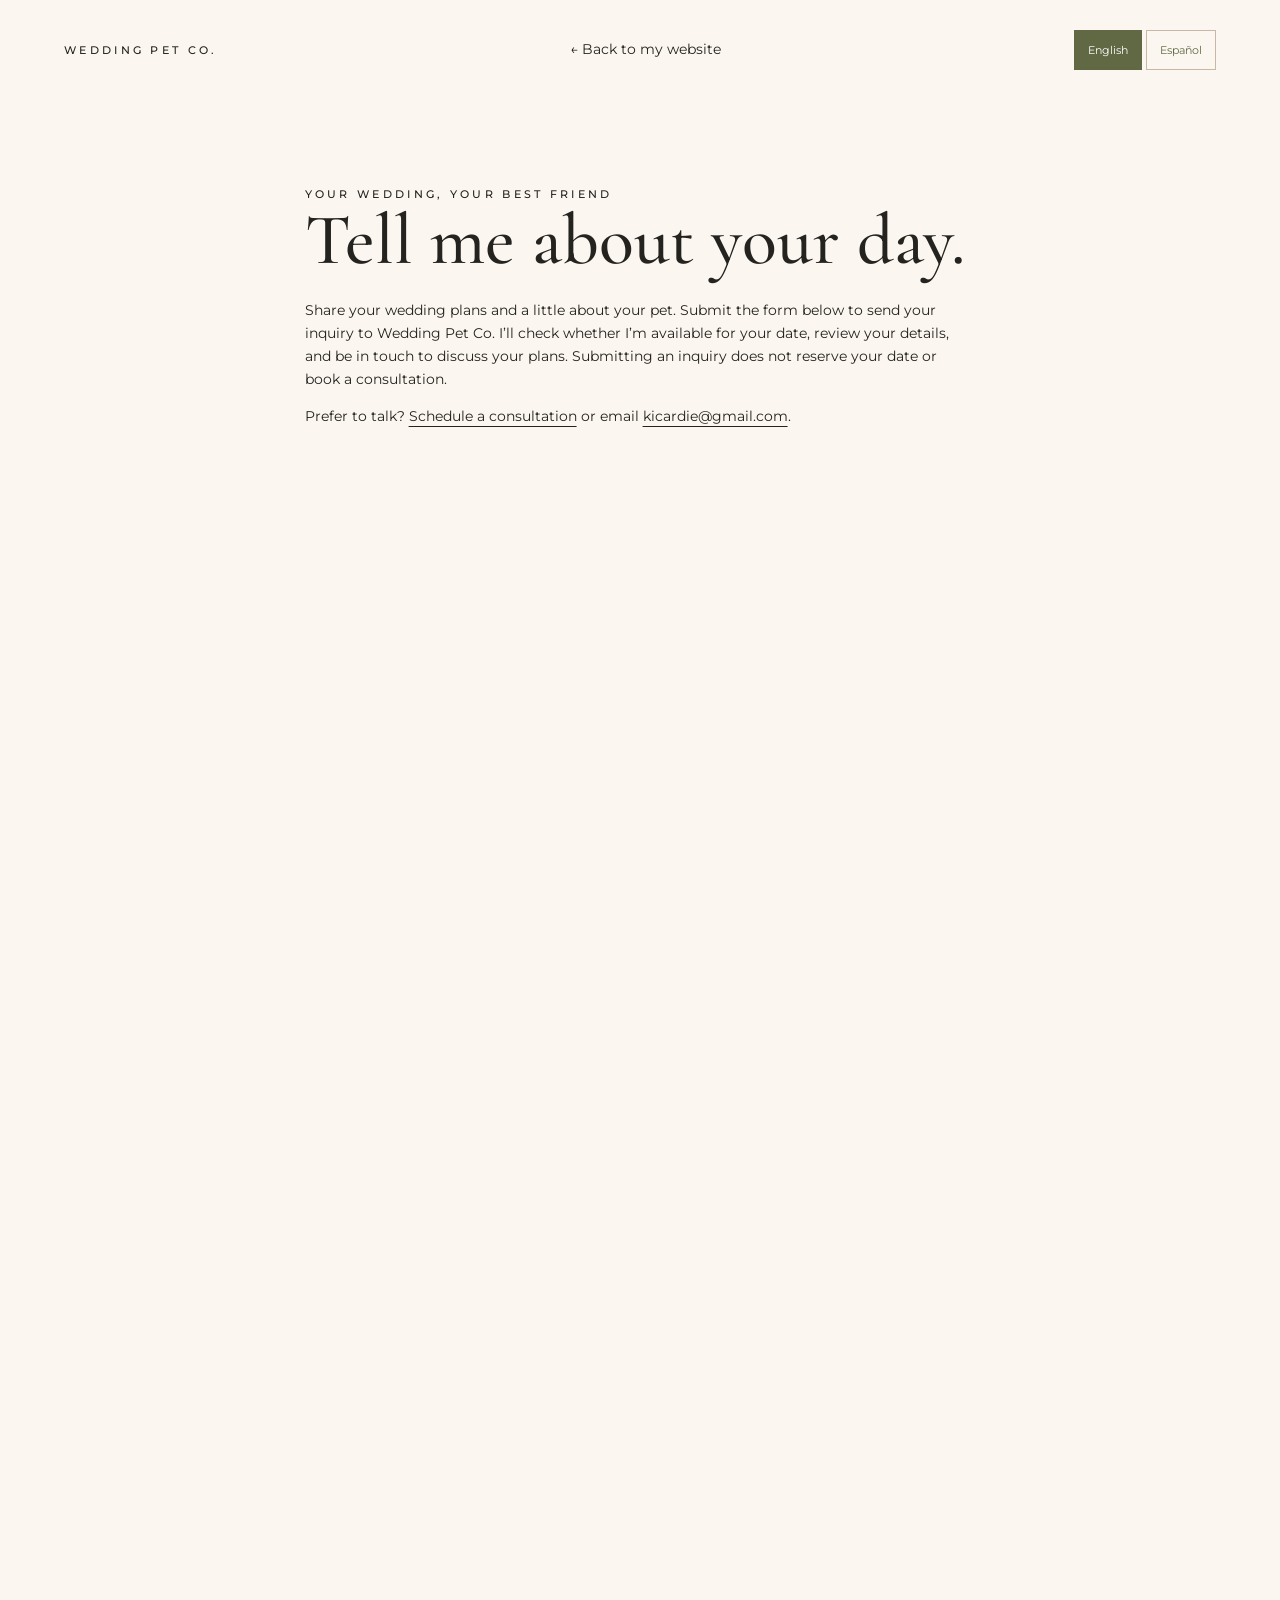
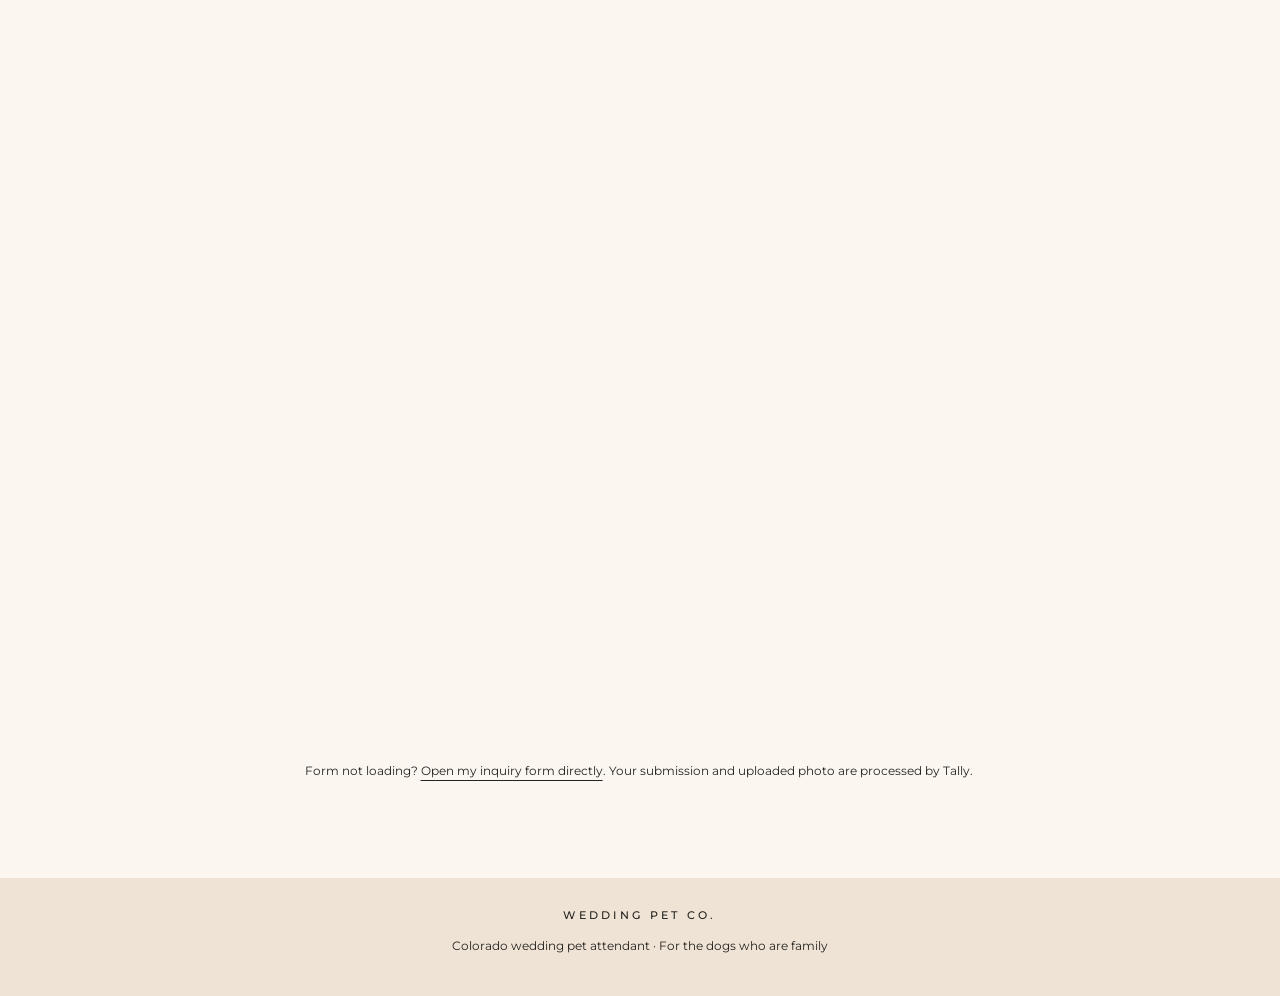
<file: inquiry.html>
<!DOCTYPE html><html lang="en"><head><meta charset="UTF-8"><meta name="viewport" content="width=device-width,initial-scale=1"><meta name="description" content="Wedding Pet Co. — loving wedding day pet attendant services based in Colorado."><title>Wedding Inquiry | Wedding Pet Co.</title><link rel="preconnect" href="https://fonts.googleapis.com"><link href="https://fonts.googleapis.com/css2?family=Cormorant+Garamond:wght@400;500;600&family=Montserrat:wght@400;500&display=swap" rel="stylesheet"><style>
:root{--cream:#fbf7f0;--olive:#606943;--ink:#24231f;--sand:#f2e7da}*{box-sizing:border-box}html{scroll-behavior:smooth}body{margin:0;background:var(--cream);color:var(--ink);font:14px/1.65 Montserrat,Arial,sans-serif}a{text-decoration:none;color:inherit}h1,h2,h3{font-family:'Cormorant Garamond',Georgia,serif;font-weight:500;line-height:1.05;margin:0 0 20px}h1{font-size:clamp(56px,7vw,104px)}h2{font-size:clamp(42px,5vw,72px)}h3{font-size:32px}.eyebrow{letter-spacing:.3em;text-transform:uppercase;font-size:11px;font-weight:500}.btn{display:inline-block;background:var(--olive);border:1px solid var(--olive);color:white;padding:14px 26px;font:13px Montserrat,sans-serif;cursor:pointer}.btn.light{background:transparent;border-color:white}.btn:hover{opacity:.86}header{min-height:125px;padding:17px 5%;display:flex;align-items:center;justify-content:space-between;gap:15px}nav{display:flex;align-items:center;gap:27px}nav a{font-size:13px}.brand{text-align:center;min-width:260px;line-height:1.1}.brand svg{display:block;width:94px;height:88px;margin:0 auto 5px}.brand strong{font:400 30px Georgia,serif;letter-spacing:.14em}.brand small{display:block;letter-spacing:.32em;font-size:9px;margin-top:7px}.hero{min-height:630px;position:relative;background:#73755b url('wedding-dog.jpg') center 45%/cover no-repeat;display:flex;align-items:center;color:white}.hero:before{content:'';position:absolute;inset:0;background:linear-gradient(90deg,rgba(0,0,0,.59),rgba(0,0,0,.08) 78%)}.hero>div{position:relative;padding:70px 7%;max-width:680px}.hero p{font:italic 29px/1.2 'Cormorant Garamond',Georgia,serif;max-width:360px}.rule{border-top:1px solid #eee;width:145px;margin:26px 0}.section{padding:85px 7%}.about{display:grid;grid-template-columns:.85fr 1.15fr;align-items:center;gap:7%}.portrait{max-width:420px;margin:auto;border:1px solid #b9a892;padding:8px;border-radius:48% 48% 0 0}.portrait img{display:block;width:100%;height:470px;object-fit:cover;border-radius:48% 48% 0 0}.about p{margin:10px 0}.mountains{text-align:center;font-size:32px;color:var(--olive);margin:20px 0 0}.center{text-align:center}.service-strip{background:var(--sand);display:grid;grid-template-columns:repeat(3,1fr);padding:32px 6%}.service-strip>div{text-align:center;padding:10px 22px;border-right:1px solid #c7b7a6}.service-strip>div:last-child{border:0}.service-strip svg{height:46px;width:46px;stroke:currentColor;stroke-width:1.5;fill:none}.service-strip h3{font:15px/1.6 Georgia,serif;letter-spacing:.2em;text-transform:uppercase;margin:10px 0}.columns{display:grid;grid-template-columns:repeat(3,1fr);gap:28px}.columns article{border-top:1px solid #c8b8a6;padding-top:20px}.gallery{background:#f4ebdf}.gallery-grid{display:grid;grid-template-columns:1fr 1fr;gap:20px}.gallery img{width:100%;height:420px;object-fit:cover}.faq{max-width:850px;margin:auto}.faq details{border-bottom:1px solid #c8b8a6;padding:20px 0}.faq summary{cursor:pointer;font-size:16px}.contact{background:var(--olive);color:white;text-align:center}.contact p{max-width:650px;margin:0 auto 24px}.contact .btn{background:white;color:var(--olive);border-color:white}form{max-width:600px;margin:25px auto;display:grid;gap:14px;text-align:left}label{display:block;font-size:12px}input,textarea{width:100%;padding:12px;margin-top:5px;border:1px solid #c9c5b9;font:14px Montserrat,sans-serif}form button{justify-self:start}footer{text-align:center;padding:28px;background:#eee3d5;font-size:12px}@media(max-width:900px){header{justify-content:center;flex-wrap:wrap}.brand{order:-1;width:100%}nav{gap:16px}.about{grid-template-columns:1fr}.columns{grid-template-columns:1fr}}@media(max-width:600px){nav{flex-wrap:wrap;justify-content:center}nav a{font-size:11px}.brand strong{font-size:24px}.hero{min-height:540px;background-position:57% center}.hero:before{background:linear-gradient(90deg,rgba(0,0,0,.68),rgba(0,0,0,.08))}.hero>div{padding:40px 6%}.section{padding:60px 6%}.portrait img{height:390px}.service-strip{grid-template-columns:1fr}.service-strip>div{border-right:0;border-bottom:1px solid #c7b7a6}.gallery-grid{grid-template-columns:1fr}.gallery img{height:310px}}

/* Keep the opening message and the entire photo visible. */
header{min-height:100px;padding:10px 5%}
.brand svg{width:60px;height:53px;margin-bottom:3px}
.brand strong{font-size:24px}
.brand small{font-size:8px;margin-top:4px}
.hero{min-height:560px;height:calc(100svh - 100px);max-height:780px;background:#555d40;isolation:isolate}
.hero:before{background:linear-gradient(90deg,#555d40 0%,rgba(85,93,64,.9) 35%,transparent 65%);z-index:0}
.hero:after{content:'';position:absolute;inset:0 0 0 43%;background:url('wedding-dog.jpg') center / contain no-repeat;z-index:-1}
.hero>div{padding:30px 5%;max-width:56%;z-index:1}
.hero h1{font-size:clamp(52px,5.2vw,78px);line-height:1.02;margin:12px 0 18px}
.hero p{font-size:25px;margin:18px 0;max-width:380px}
.hero .rule{margin:18px 0}
.gallery-grid{align-items:start}
.gallery img{display:block;width:100%;height:auto;object-fit:contain}
@media(max-width:900px){
header{min-height:100px;gap:8px;padding:10px 4%}
.brand{min-width:0;width:auto;order:0}
.brand strong{font-size:20px}
nav{gap:12px}nav a{font-size:11px}nav .btn{padding:10px 14px}
.hero>div{max-width:58%;padding:25px 4%}
.hero h1{font-size:clamp(46px,6vw,60px)}
}
@media(max-width:600px){
header{display:grid;grid-template-columns:1fr 1fr;gap:10px;padding:10px 5%}
.brand{grid-column:1/-1;grid-row:1}
.brand svg{width:46px;height:42px}
nav{gap:14px}.brand strong{font-size:21px}
.hero{height:auto;max-height:none;min-height:0;display:flex;flex-direction:column;background:var(--olive)}
.hero:before{display:none}
.hero:after{position:relative;inset:auto;order:-1;width:100%;height:380px;background-color:var(--sand);z-index:0}
.hero>div{max-width:100%;width:100%;padding:28px 6% 34px}
.hero h1{font-size:clamp(44px,10vw,60px)}
.hero p{font-size:24px}
.gallery img{height:auto}
}


/* Full-width photograph behind the opening message. */
.hero{background:#555d40 url('wedding-dog.jpg') center top / cover no-repeat}
.hero:after{display:none}
.hero:before{display:block;z-index:0;background:linear-gradient(90deg,rgba(0,0,0,.66),rgba(0,0,0,.24) 48%,rgba(0,0,0,.03) 78%)}
@media(max-width:600px){
.hero{min-height:620px;height:calc(100svh - 150px);max-height:none;flex-direction:row;background-position:55% top}
.hero:after{display:none}
.hero:before{display:block;background:linear-gradient(90deg,rgba(0,0,0,.7),rgba(0,0,0,.2))}
.hero>div{padding:32px 6%;max-width:100%}
.hero h1{font-size:clamp(42px,9vw,54px)}
}

/* Pull back the portrait while blending the photo across the full hero. */
.hero{background-position:center 20%}
.hero:after{display:block;position:absolute;inset:0;z-index:-1;background:url('wedding-dog.jpg') center top / auto 135% no-repeat;mask-image:linear-gradient(90deg,transparent 22%,#000 38%,#000 62%,transparent 78%)}
.hero:before{background:linear-gradient(90deg,rgba(0,0,0,.7),rgba(0,0,0,.3) 40%,rgba(0,0,0,.05) 78%)}
@media(max-width:600px){.hero:after{display:block;position:absolute;inset:0;order:0;width:auto;height:auto;background-size:auto 115%;background-position:55% top;mask-image:none}}
.portrait{overflow:hidden}.portrait img{filter:grayscale(1);transform:scale(1.13);transform-origin:50% 42%}

.brand-mark{display:flex;align-items:center;justify-content:center;gap:15px;margin:0 auto 5px}
.brand-mark:before,.brand-mark:after{content:'';display:block;width:47px;height:1px;background:#a58b6b}
.brand .brand-mark svg{width:66px;height:58px;margin:0}
@media(max-width:600px){.brand .brand-mark svg{width:54px;height:48px}.brand-mark{gap:12px}.brand-mark:before,.brand-mark:after{width:36px}}

.brand{color:#4b2e18}
.brand strong{font-weight:400;letter-spacing:.17em}
.brand small{letter-spacing:.27em;font-size:8px;margin-top:6px}
.brand-mark{align-items:flex-end;gap:12px;margin-bottom:6px}
.brand-mark:before,.brand-mark:after{width:56px;background:#94734f;margin-bottom:10px}
.brand .brand-mark svg{width:72px;height:62px}
@media(max-width:900px){.brand strong{font-size:20px}.brand small{font-size:6.5px;letter-spacing:.2em}.brand-mark:before,.brand-mark:after{width:43px}}
@media(max-width:600px){.brand strong{font-size:21px}.brand small{font-size:6.5px}.brand .brand-mark svg{width:60px;height:52px}.brand-mark:before,.brand-mark:after{width:42px;margin-bottom:8px}}

.portrait img{filter:none}
.gallery-grid{align-items:stretch}
.gallery img{width:100%;height:100%;aspect-ratio:4/5;object-fit:cover;object-position:center 40%}
@media(max-width:600px){.gallery img{height:auto;aspect-ratio:4/5}}
</style><style>.inquiry{max-width:850px;margin:auto}.inquiry h1{font-size:clamp(46px,7vw,72px)}.inquiry form{max-width:none}.inquiry input,.inquiry textarea{background:#fffdf9;color:var(--ink);border-radius:0}.inquiry textarea{min-height:120px;resize:vertical}.inquiry :focus-visible{outline:2px solid var(--olive);outline-offset:4px}.inquiry-actions{display:flex;gap:14px;flex-wrap:wrap}.notice{padding:20px;border:1px solid #c8b8a6;background:var(--sand)}#review{white-space:pre-wrap;overflow-wrap:anywhere;font:inherit} [hidden]{display:none!important}</style><style id="interaction-feedback">
a,button,summary,input,textarea,select{transition:color .2s ease,background-color .2s ease,border-color .2s ease,box-shadow .2s ease,transform .2s ease,text-decoration-color .2s ease}
a:not(.btn):not(.brand){text-decoration:underline;text-decoration-color:transparent;text-underline-offset:5px}
a:focus-visible,button:focus-visible,summary:focus-visible,input:focus-visible,textarea:focus-visible,select:focus-visible{outline:2px solid #a58b6b;outline-offset:4px}
a:not(.btn):not(.brand):focus-visible{text-decoration-color:currentColor}
.btn:active,button:active{transform:translateY(1px)}
@media(hover:hover) and (pointer:fine){
a:not(.btn):not(.brand):hover{color:var(--olive);text-decoration-color:currentColor}
.contact a:not(.btn):hover{color:white}
a.brand:hover{transform:translateY(-2px)}
.btn:hover,button:hover{transform:translateY(-2px);box-shadow:0 5px 12px rgba(36,35,31,.13);opacity:1;filter:brightness(.96)}
summary:hover{color:var(--olive);background:rgba(96,105,67,.06)}
input:hover,textarea:hover,select:hover{border-color:var(--olive)}
}
@media(prefers-reduced-motion:reduce){html{scroll-behavior:auto}a,button,summary,input,textarea,select{transition:none!important;transform:none!important}}
</style><link rel="stylesheet" href="language.css"><script src="language.js" defer></script></head><body><header><a class="eyebrow" href="index.html">Wedding Pet Co.</a><a href="index.html#inquire">← Back to my website</a><div class="language-switch" role="group" aria-label="Language / Idioma"><button type="button" data-lang="en" lang="en" aria-pressed="true">English</button><button type="button" data-lang="es" lang="es" aria-pressed="false">Español</button></div></header><main class="section inquiry"><div class="eyebrow">Your wedding, your best friend</div><h1>Tell me about your day.</h1><p>Share your wedding plans and a little about your pet. Submit the form below to send your inquiry to Wedding Pet Co. I’ll check whether I’m available for your date, review your details, and be in touch to discuss your plans. Submitting an inquiry does not reserve your date or book a consultation.</p><p>Prefer to talk? <a href="https://calendly.com/kicardie/30min" style="text-decoration:underline">Schedule a consultation</a> or email <a href="mailto:kicardie@gmail.com" style="text-decoration:underline">kicardie@gmail.com</a>.</p><iframe src="https://tally.so/embed/bZ98PZ?alignLeft=1&hideTitle=1&transparentBackground=1&dynamicHeight=1" loading="lazy" width="100%" height="1900" frameborder="0" marginheight="0" marginwidth="0" title="Wedding Pet Co. wedding inquiry form" style="border:0"></iframe><p style="font-size:12px">Form not loading? <a href="https://tally.so/r/bZ98PZ" style="text-decoration:underline">Open my inquiry form directly</a>. Your submission and uploaded photo are processed by Tally.</p></main><footer><div class="eyebrow">Wedding Pet Co.</div><p>Colorado wedding pet attendant · For the dogs who are family</p></footer><script src="https://tally.so/widgets/embed.js" async></script></body></html>
</file>
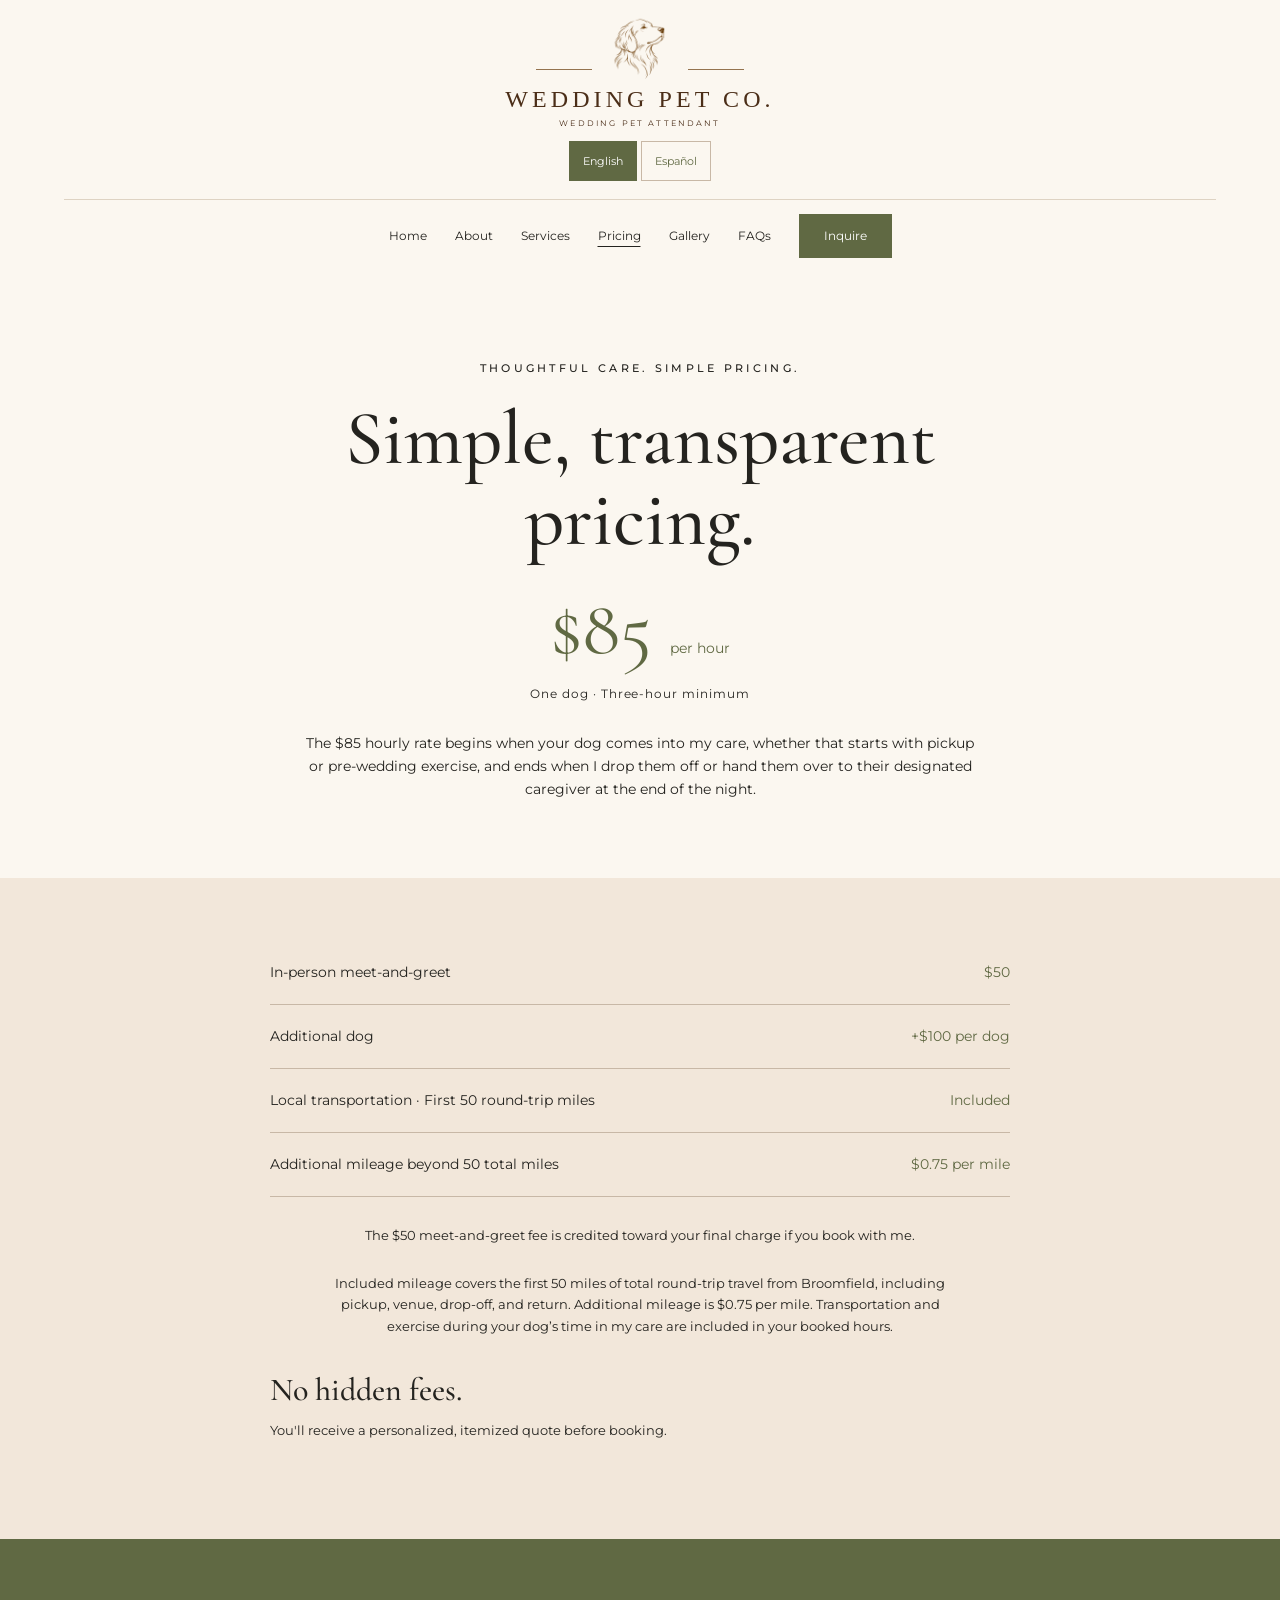
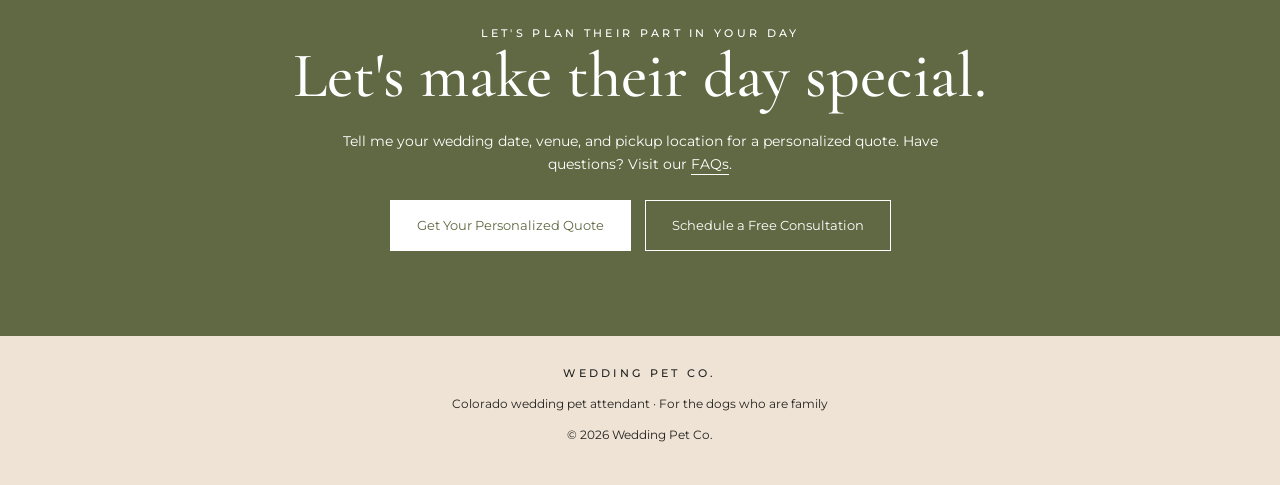
<file: pricing.html>
<!DOCTYPE html><html lang="en"><head><meta charset="UTF-8"><meta name="viewport" content="width=device-width,initial-scale=1"><meta name="description" content="Wedding Pet Co. — loving wedding day pet attendant services based in Colorado."><title>Clear Pricing | Wedding Pet Co.</title><link rel="preconnect" href="https://fonts.googleapis.com"><link href="https://fonts.googleapis.com/css2?family=Cormorant+Garamond:wght@400;500;600&family=Montserrat:wght@400;500&display=swap" rel="stylesheet"><style>
:root{--cream:#fbf7f0;--olive:#606943;--ink:#24231f;--sand:#f2e7da}*{box-sizing:border-box}html{scroll-behavior:smooth}body{margin:0;background:var(--cream);color:var(--ink);font:14px/1.65 Montserrat,Arial,sans-serif}a{text-decoration:none;color:inherit}h1,h2,h3{font-family:'Cormorant Garamond',Georgia,serif;font-weight:500;line-height:1.05;margin:0 0 20px}h1{font-size:clamp(56px,7vw,104px)}h2{font-size:clamp(42px,5vw,72px)}h3{font-size:32px}.eyebrow{letter-spacing:.3em;text-transform:uppercase;font-size:11px;font-weight:500}.btn{display:inline-block;background:var(--olive);border:1px solid var(--olive);color:white;padding:14px 26px;font:13px Montserrat,sans-serif;cursor:pointer}.btn.light{background:transparent;border-color:white}.btn:hover{opacity:.86}header{min-height:125px;padding:17px 5%;display:flex;align-items:center;justify-content:space-between;gap:15px}nav{display:flex;align-items:center;gap:27px}nav a{font-size:13px}.brand{text-align:center;min-width:260px;line-height:1.1}.brand svg{display:block;width:94px;height:88px;margin:0 auto 5px}.brand strong{font:400 30px Georgia,serif;letter-spacing:.14em}.brand small{display:block;letter-spacing:.32em;font-size:9px;margin-top:7px}.hero{min-height:630px;position:relative;background:#73755b url('wedding-dog.jpg') center 45%/cover no-repeat;display:flex;align-items:center;color:white}.hero:before{content:'';position:absolute;inset:0;background:linear-gradient(90deg,rgba(0,0,0,.59),rgba(0,0,0,.08) 78%)}.hero>div{position:relative;padding:70px 7%;max-width:680px}.hero p{font:italic 29px/1.2 'Cormorant Garamond',Georgia,serif;max-width:360px}.rule{border-top:1px solid #eee;width:145px;margin:26px 0}.section{padding:85px 7%}.about{display:grid;grid-template-columns:.85fr 1.15fr;align-items:center;gap:7%}.portrait{max-width:420px;margin:auto;border:1px solid #b9a892;padding:8px;border-radius:48% 48% 0 0}.portrait img{display:block;width:100%;height:470px;object-fit:cover;border-radius:48% 48% 0 0}.about p{margin:10px 0}.mountains{text-align:center;font-size:32px;color:var(--olive);margin:20px 0 0}.center{text-align:center}.service-strip{background:var(--sand);display:grid;grid-template-columns:repeat(3,1fr);padding:32px 6%}.service-strip>div{text-align:center;padding:10px 22px;border-right:1px solid #c7b7a6}.service-strip>div:last-child{border:0}.service-strip svg{height:46px;width:46px;stroke:currentColor;stroke-width:1.5;fill:none}.service-strip h3{font:15px/1.6 Georgia,serif;letter-spacing:.2em;text-transform:uppercase;margin:10px 0}.columns{display:grid;grid-template-columns:repeat(3,1fr);gap:28px}.columns article{border-top:1px solid #c8b8a6;padding-top:20px}.gallery{background:#f4ebdf}.gallery-grid{display:grid;grid-template-columns:1fr 1fr;gap:20px}.gallery img{width:100%;height:420px;object-fit:cover}.faq{max-width:850px;margin:auto}.faq details{border-bottom:1px solid #c8b8a6;padding:20px 0}.faq summary{cursor:pointer;font-size:16px}.contact{background:var(--olive);color:white;text-align:center}.contact p{max-width:650px;margin:0 auto 24px}.contact .btn{background:white;color:var(--olive);border-color:white}form{max-width:600px;margin:25px auto;display:grid;gap:14px;text-align:left}label{display:block;font-size:12px}input,textarea{width:100%;padding:12px;margin-top:5px;border:1px solid #c9c5b9;font:14px Montserrat,sans-serif}form button{justify-self:start}footer{text-align:center;padding:28px;background:#eee3d5;font-size:12px}@media(max-width:900px){header{justify-content:center;flex-wrap:wrap}.brand{order:-1;width:100%}nav{gap:16px}.about{grid-template-columns:1fr}.columns{grid-template-columns:1fr}}@media(max-width:600px){nav{flex-wrap:wrap;justify-content:center}nav a{font-size:11px}.brand strong{font-size:24px}.hero{min-height:540px;background-position:57% center}.hero:before{background:linear-gradient(90deg,rgba(0,0,0,.68),rgba(0,0,0,.08))}.hero>div{padding:40px 6%}.section{padding:60px 6%}.portrait img{height:390px}.service-strip{grid-template-columns:1fr}.service-strip>div{border-right:0;border-bottom:1px solid #c7b7a6}.gallery-grid{grid-template-columns:1fr}.gallery img{height:310px}}

/* Keep the opening message and the entire photo visible. */
header{min-height:100px;padding:10px 5%}
.brand svg{width:60px;height:53px;margin-bottom:3px}
.brand strong{font-size:24px}
.brand small{font-size:8px;margin-top:4px}
.hero{min-height:560px;height:calc(100svh - 100px);max-height:780px;background:#555d40;isolation:isolate}
.hero:before{background:linear-gradient(90deg,#555d40 0%,rgba(85,93,64,.9) 35%,transparent 65%);z-index:0}
.hero:after{content:'';position:absolute;inset:0 0 0 43%;background:url('wedding-dog.jpg') center / contain no-repeat;z-index:-1}
.hero>div{padding:30px 5%;max-width:56%;z-index:1}
.hero h1{font-size:clamp(52px,5.2vw,78px);line-height:1.02;margin:12px 0 18px}
.hero p{font-size:25px;margin:18px 0;max-width:380px}
.hero .rule{margin:18px 0}
.gallery-grid{align-items:start}
.gallery img{display:block;width:100%;height:auto;object-fit:contain}
@media(max-width:900px){
header{min-height:100px;gap:8px;padding:10px 4%}
.brand{min-width:0;width:auto;order:0}
.brand strong{font-size:20px}
nav{gap:12px}nav a{font-size:11px}nav .btn{padding:10px 14px}
.hero>div{max-width:58%;padding:25px 4%}
.hero h1{font-size:clamp(46px,6vw,60px)}
}
@media(max-width:600px){
header{display:grid;grid-template-columns:1fr 1fr;gap:10px;padding:10px 5%}
.brand{grid-column:1/-1;grid-row:1}
.brand svg{width:46px;height:42px}
nav{gap:14px}.brand strong{font-size:21px}
.hero{height:auto;max-height:none;min-height:0;display:flex;flex-direction:column;background:var(--olive)}
.hero:before{display:none}
.hero:after{position:relative;inset:auto;order:-1;width:100%;height:380px;background-color:var(--sand);z-index:0}
.hero>div{max-width:100%;width:100%;padding:28px 6% 34px}
.hero h1{font-size:clamp(44px,10vw,60px)}
.hero p{font-size:24px}
.gallery img{height:auto}
}


/* Full-width photograph behind the opening message. */
.hero{background:#555d40 url('wedding-dog.jpg') center top / cover no-repeat}
.hero:after{display:none}
.hero:before{display:block;z-index:0;background:linear-gradient(90deg,rgba(0,0,0,.66),rgba(0,0,0,.24) 48%,rgba(0,0,0,.03) 78%)}
@media(max-width:600px){
.hero{min-height:620px;height:calc(100svh - 150px);max-height:none;flex-direction:row;background-position:55% top}
.hero:after{display:none}
.hero:before{display:block;background:linear-gradient(90deg,rgba(0,0,0,.7),rgba(0,0,0,.2))}
.hero>div{padding:32px 6%;max-width:100%}
.hero h1{font-size:clamp(42px,9vw,54px)}
}

/* Pull back the portrait while blending the photo across the full hero. */
.hero{background-position:center 20%}
.hero:after{display:block;position:absolute;inset:0;z-index:-1;background:url('wedding-dog.jpg') center top / auto 135% no-repeat;mask-image:linear-gradient(90deg,transparent 22%,#000 38%,#000 62%,transparent 78%)}
.hero:before{background:linear-gradient(90deg,rgba(0,0,0,.7),rgba(0,0,0,.3) 40%,rgba(0,0,0,.05) 78%)}
@media(max-width:600px){.hero:after{display:block;position:absolute;inset:0;order:0;width:auto;height:auto;background-size:auto 115%;background-position:55% top;mask-image:none}}
.portrait{overflow:hidden}.portrait img{filter:grayscale(1);transform:scale(1.13);transform-origin:50% 42%}

.brand-mark{display:flex;align-items:center;justify-content:center;gap:15px;margin:0 auto 5px}
.brand-mark:before,.brand-mark:after{content:'';display:block;width:47px;height:1px;background:#a58b6b}
.brand .brand-mark svg{width:66px;height:58px;margin:0}
@media(max-width:600px){.brand .brand-mark svg{width:54px;height:48px}.brand-mark{gap:12px}.brand-mark:before,.brand-mark:after{width:36px}}

.brand{color:#4b2e18}
.brand strong{font-weight:400;letter-spacing:.17em}
.brand small{letter-spacing:.27em;font-size:8px;margin-top:6px}
.brand-mark{align-items:flex-end;gap:12px;margin-bottom:6px}
.brand-mark:before,.brand-mark:after{width:56px;background:#94734f;margin-bottom:10px}
.brand .brand-mark svg{width:72px;height:62px}
@media(max-width:900px){.brand strong{font-size:20px}.brand small{font-size:6.5px;letter-spacing:.2em}.brand-mark:before,.brand-mark:after{width:43px}}
@media(max-width:600px){.brand strong{font-size:21px}.brand small{font-size:6.5px}.brand .brand-mark svg{width:60px;height:52px}.brand-mark:before,.brand-mark:after{width:42px;margin-bottom:8px}}

.portrait img{filter:none}
.gallery-grid{align-items:stretch}
.gallery img{width:100%;height:100%;aspect-ratio:4/5;object-fit:cover;object-position:center 40%}
@media(max-width:600px){.gallery img{height:auto;aspect-ratio:4/5}}
</style><style>.pricing-intro{display:grid;grid-template-columns:1.2fr .8fr;gap:8%;align-items:center;padding-top:60px}.pricing-intro h1{font-size:clamp(52px,6.2vw,86px);margin:20px 0}.pricing-intro p{max-width:520px}.pricing-photo{width:100%;height:430px;object-fit:cover;border-radius:48% 48% 0 0}.pricing-note{background:var(--sand);border-bottom:1px solid #c8b8a6;padding:12px 5%;text-align:center;font-size:12px}.package-grid{display:grid;grid-template-columns:repeat(2,minmax(0,1fr));gap:26px;margin-top:40px}.package-card{padding:36px;border:1px solid #c8b8a6;display:flex;flex-direction:column;background:#fffdf8}.package-card h3{font-size:38px;margin:16px 0}.package-card .duration{font-size:12px;letter-spacing:.13em;text-transform:uppercase;color:var(--olive)}.package-card p{margin:16px 0}.package-price{font:48px 'Cormorant Garamond',Georgia,serif;margin:20px 0 5px}.package-price small{font:12px Montserrat,Arial,sans-serif}.package-card ul{list-style:none;padding:0;margin:14px 0 28px}.package-card li{padding:9px 0;border-bottom:1px solid #e7ded2}.package-card .btn{margin-top:auto;align-self:flex-start}.pricing-inclusions{background:var(--sand)}.pricing-inclusions h3{font-size:28px}.pricing-inclusions .columns{margin-top:35px}.rate-table{width:100%;border-collapse:collapse;margin-top:32px}.rate-table th,.rate-table td{text-align:left;padding:18px 12px;border-bottom:1px solid #c8b8a6}.rate-table th{font-size:11px;letter-spacing:.14em;text-transform:uppercase}.extras{display:grid;grid-template-columns:1fr 1fr;gap:0 40px;margin-top:30px}.extra{display:flex;justify-content:space-between;gap:18px;border-bottom:1px solid #c8b8a6;padding:20px 0}.extra span:last-child{white-space:nowrap;color:var(--olive)}.pricing-contact .actions{display:flex;gap:14px;justify-content:center;flex-wrap:wrap}.pricing-small{font-size:12px;max-width:740px;margin:24px auto 0}.pricing-section{max-width:1200px;margin:auto}@media(max-width:650px){.pricing-intro{grid-template-columns:1fr}.pricing-photo{height:320px;max-width:340px;margin:20px auto 0}.package-grid,.extras{grid-template-columns:1fr}.package-card{padding:27px}.rate-table th,.rate-table td{padding:14px 6px;font-size:12px}.extra{font-size:12px}.pricing-intro h1{font-size:52px}}</style><style>/* Center the identity above one unified navigation row. */
header#home{display:flex;flex-direction:column;justify-content:center;align-items:center;gap:18px;padding:18px 5% 16px}
header#home>.brand{order:0;width:auto;min-width:0}
header#home>.site-nav{display:flex;align-items:center;justify-content:center;flex-wrap:wrap;gap:8px 28px;width:100%;padding-top:14px;border-top:1px solid #ded3c3}
header#home>.site-nav>a{display:inline-flex;align-items:center;justify-content:center;min-height:44px;font-size:12px}
header#home>.site-nav>a[aria-current="page"]{text-decoration:underline;text-underline-offset:6px}
header#home>.site-nav>.btn{padding:10px 24px}
@media(max-width:600px){
header#home{display:flex;gap:13px;padding:16px 6% 12px}
header#home>.brand{width:auto}
header#home>.site-nav{display:grid;grid-template-columns:repeat(4,minmax(0,1fr));gap:4px 6px;padding-top:10px}
header#home>.site-nav>a{font-size:11px;min-height:44px}
header#home>.site-nav>.btn{grid-column:3/5;padding:10px 14px}
}
</style><style>@media(max-width:600px){.rate-table{table-layout:fixed}.rate-table th,.rate-table td{overflow-wrap:anywhere;font-size:11px;letter-spacing:0}.rate-table th:first-child{width:31%}.rate-table th:last-child{width:28%}}</style><style>.care-credentials{margin:-5px 0 0;color:var(--olive);font-size:11px;letter-spacing:.08em;text-align:center;line-height:1.5}@media(max-width:600px){.care-credentials{font-size:10px;letter-spacing:.04em;margin:0;max-width:100%}}</style><style>
.mobile-menu-toggle{display:none}
@media(max-width:600px){
header#home>.mobile-menu-toggle{display:flex;align-items:center;justify-content:center;gap:10px;width:100%;min-height:46px;border:1px solid #c8b8a6;background:transparent;color:var(--ink);font:12px Montserrat,Arial,sans-serif;letter-spacing:.1em;cursor:pointer}
.mobile-menu-icon{font-size:19px;line-height:1}
header#home.menu-ready>.site-nav{display:none}
header#home.menu-ready.menu-open>.site-nav{display:flex;flex-direction:column;gap:0;padding:8px 14px 14px;border:1px solid #ded3c3;background:var(--cream)}
header#home.menu-open>.site-nav>a{width:100%;min-height:46px;font-size:13px;border-bottom:1px solid #e7ded2}
header#home.menu-open>.site-nav>.btn{margin-top:10px;border-bottom:1px solid var(--olive)}
.mobile-menu-toggle:focus-visible,.site-nav a:focus-visible{outline:2px solid var(--olive);outline-offset:3px}
}
</style><style id="interaction-feedback">
a,button,summary,input,textarea,select{transition:color .2s ease,background-color .2s ease,border-color .2s ease,box-shadow .2s ease,transform .2s ease,text-decoration-color .2s ease}
a:not(.btn):not(.brand){text-decoration:underline;text-decoration-color:transparent;text-underline-offset:5px}
a:focus-visible,button:focus-visible,summary:focus-visible,input:focus-visible,textarea:focus-visible,select:focus-visible{outline:2px solid #a58b6b;outline-offset:4px}
a:not(.btn):not(.brand):focus-visible{text-decoration-color:currentColor}
.btn:active,button:active{transform:translateY(1px)}
@media(hover:hover) and (pointer:fine){
a:not(.btn):not(.brand):hover{color:var(--olive);text-decoration-color:currentColor}
.contact a:not(.btn):hover{color:white}
a.brand:hover{transform:translateY(-2px)}
.btn:hover,button:hover{transform:translateY(-2px);box-shadow:0 5px 12px rgba(36,35,31,.13);opacity:1;filter:brightness(.96)}
summary:hover{color:var(--olive);background:rgba(96,105,67,.06)}
input:hover,textarea:hover,select:hover{border-color:var(--olive)}
}
@media(prefers-reduced-motion:reduce){html{scroll-behavior:auto}a,button,summary,input,textarea,select{transition:none!important;transform:none!important}}
</style><link rel="stylesheet" href="language.css"><script src="language.js" defer></script><style>.pricing-intro{display:block;text-align:center;max-width:1000px;margin:0 auto;padding-top:56px;padding-bottom:38px}.pricing-intro>div{max-width:800px;margin:auto}.pricing-intro h1{font-size:clamp(44px,5.5vw,76px);line-height:1.08}.pricing-intro p{max-width:640px;margin:22px auto 26px}@media(max-width:600px){.pricing-intro{padding-top:40px;padding-bottom:24px}.pricing-intro h1{font-size:clamp(40px,10vw,54px)}} </style><style>
.pricing-welcome{max-width:880px;margin:auto;text-align:center;padding-bottom:35px}.pricing-welcome h1{font-size:clamp(48px,6vw,82px);margin:22px 0}.pricing-welcome p{max-width:710px;margin:20px auto}.how-it-works{background:var(--sand)}.pricing-steps{display:grid;grid-template-columns:repeat(4,1fr);gap:28px;margin:32px 0;padding-left:20px}.pricing-steps h3{font-size:27px;margin:8px 0}.pricing-steps p{font-size:12px}.estimator-grid{display:grid;grid-template-columns:1.2fr .8fr;gap:40px;align-items:start}.rate-heading{font:64px 'Cormorant Garamond',Georgia,serif;margin:15px 0}.rate-heading small{font:14px Montserrat,sans-serif}#care-estimator{max-width:none;margin:0;gap:0}.estimate-step{border:0;border-top:1px solid #c8b8a6;padding:26px 0;margin:0;min-width:0}.estimate-step legend{font:28px 'Cormorant Garamond',Georgia,serif;padding:0 12px 0 0}.estimate-step p{font-size:12px}.estimate-step input,.estimate-step select{display:block;width:100%;min-height:48px;padding:12px;background:#fffdf8;border:1px solid #c8b8a6;color:var(--ink);font:14px Montserrat,sans-serif;margin-top:8px}.route{background:var(--sand);padding:16px;line-height:1.9}.maps-link{text-decoration:underline!important;text-underline-offset:4px}.estimate-summary{background:var(--sand);padding:30px;border:1px solid #c8b8a6}.estimate-summary h3{font-size:36px}.estimate-summary dl{margin:0}.estimate-summary dl>div{display:flex;justify-content:space-between;gap:18px;padding:12px 0;border-bottom:1px solid #c8b8a6}.estimate-summary dd{margin:0;white-space:nowrap}.estimate-summary dt{font-size:12px}.estimate-summary .total{display:block;font:52px 'Cormorant Garamond',Georgia,serif;margin:12px 0}.estimate-summary .btn{display:block;text-align:center;margin-top:24px}.estimate-summary p{font-size:12px}.estimate-error{color:#873b28}#pet-confirmation{padding:12px;border-left:3px solid var(--olive)}@media(max-width:750px){.pricing-steps{grid-template-columns:1fr 1fr}.estimator-grid{grid-template-columns:1fr;gap:18px}.estimate-summary{padding:24px}.pricing-steps{gap:15px 28px}}@media(max-width:420px){.pricing-steps{grid-template-columns:1fr}}
</style><style id="hourly-pricing">
.hourly-intro{text-align:center;max-width:1050px;margin:auto}.hourly-intro h1{font-size:clamp(54px,6vw,88px);margin:22px 0 26px}.hourly-rate{font-family:'Cormorant Garamond',Georgia,serif;font-size:78px;line-height:1.1;color:var(--olive);margin:0}.hourly-rate span{font:14px Montserrat,Arial,sans-serif}.hourly-minimum{font-size:12px;letter-spacing:.08em;margin:12px 0 28px}.hourly-lead{max-width:680px;margin:0 auto 32px}.hourly-time{max-width:720px;margin:0 auto;padding:26px;border-top:1px solid #c8b8a6;border-bottom:1px solid #c8b8a6}.hourly-time h2{font-size:32px;margin-bottom:12px}.hourly-time p{margin:0}.hourly-inner{max-width:960px;margin:auto}.hourly-inner h2{font-size:clamp(40px,5vw,62px);margin-top:15px}.hourly-mileage,.hourly-extras{background:var(--sand)}.mileage-list{display:grid;grid-template-columns:repeat(5,minmax(0,1fr));gap:18px;margin:35px 0}.mileage-list>div{display:flex;flex-direction:column;gap:8px;border-top:1px solid #b9a892;padding-top:18px}.mileage-list strong{font-family:'Cormorant Garamond',Georgia,serif;font-size:32px;font-weight:500;color:var(--olive)}.hourly-mileage p,.hourly-extras p{font-size:13px}.exercise-options{list-style:none;display:flex;flex-wrap:wrap;gap:12px;padding:0;margin:24px 0}.exercise-options li{border:1px solid #b9a892;padding:10px 20px;color:var(--olive)}.hourly-extra-list{margin:28px 0}.hourly-extra-list>div{display:flex;justify-content:space-between;gap:24px;border-bottom:1px solid #c8b8a6;padding:20px 0}.hourly-extra-list dd{margin:0;white-space:nowrap;color:var(--olive)}.hourly-no-fees{margin-top:36px}.hourly-no-fees h3{margin-bottom:10px}.hourly-actions{display:flex;flex-wrap:wrap;justify-content:center;gap:14px}.hourly-contact .btn.light{color:white;background:transparent;border-color:white}.hourly-actions .btn{line-height:1.6}
@media(max-width:600px){.hourly-intro h1{font-size:54px}.hourly-rate{font-size:68px}.hourly-time{padding:24px 0}.mileage-list{grid-template-columns:1fr}.mileage-list>div{flex-direction:row;align-items:center;justify-content:space-between;padding:12px 0;gap:12px}.mileage-list strong{font-size:30px}.hourly-extra-list>div{gap:18px}.hourly-actions{flex-direction:column}.hourly-actions .btn{width:100%}.hourly-contact h2{font-size:44px}}
</style></head><body><header id="home"><a href="index.html#home" class="brand" aria-label="Wedding Pet Co. homepage"><span class="brand-mark"><svg viewBox="190 65 225 260" role="img" aria-label="Wedding Pet Co. golden retriever logo"><image href="[data-uri]" width="600" height="400"/></svg></span><strong>WEDDING PET CO.</strong><small>WEDDING PET ATTENDANT</small></a><div class="language-switch" role="group" aria-label="Language / Idioma"><button type="button" data-lang="en" lang="en" aria-pressed="true">English</button><button type="button" data-lang="es" lang="es" aria-pressed="false">Español</button></div><button class="mobile-menu-toggle" id="mobile-menu-toggle" type="button" aria-expanded="false" aria-controls="main-navigation"><span class="mobile-menu-icon" aria-hidden="true">☰</span><span>Menu</span></button><nav class="site-nav" id="main-navigation" aria-label="Main navigation"><a href="index.html#home">Home</a><a href="index.html#about">About</a><a href="index.html#services">Services</a><a href="pricing.html" aria-current="page">Pricing</a><a href="index.html#gallery">Gallery</a><a href="index.html#faqs">FAQs</a><a href="inquiry.html" class="btn">Inquire</a></nav></header><main>
<section class="section hourly-intro" id="packages" style="text-align:center;max-width:850px;margin:auto;padding-bottom:45px"><div class="eyebrow">Thoughtful care. Simple pricing.</div><h1>Simple, transparent pricing.</h1><p class="hourly-rate">$85 <span>per hour</span></p><p class="hourly-minimum">One dog · Three-hour minimum</p><p class="hourly-lead" style="margin-left:auto;margin-right:auto">The $85 hourly rate begins when your dog comes into my care, whether that starts with pickup or pre-wedding exercise, and ends when I drop them off or hand them over to their designated caregiver at the end of the night.</p></section>
<section class="section hourly-extras" style="padding-top:35px"><div class="hourly-inner" style="max-width:740px;margin:auto"><dl class="hourly-extra-list"><div><dt>In-person meet-and-greet</dt><dd>$50</dd></div><div><dt>Additional dog</dt><dd>+$100 per dog</dd></div><div><dt>Local transportation · First 50 round-trip miles</dt><dd>Included</dd></div><div><dt>Additional mileage beyond 50 total miles</dt><dd>$0.75 per mile</dd></div></dl><p style="text-align:center;margin:24px auto;max-width:630px">The $50 meet-and-greet fee is credited toward your final charge if you book with me.</p><p style="text-align:center;margin:26px auto;max-width:630px">Included mileage covers the first 50 miles of total round-trip travel from Broomfield, including pickup, venue, drop-off, and return. Additional mileage is $0.75 per mile. Transportation and exercise during your dog’s time in my care are included in your booked hours.</p><div class="hourly-no-fees"><h3>No hidden fees.</h3><p>You'll receive a personalized, itemized quote before booking.</p></div></div></section>
<section class="section contact hourly-contact"><div class="eyebrow">Let's plan their part in your day</div><h2>Let's make their day special.</h2><p>Tell me your wedding date, venue, and pickup location for a personalized quote. Have questions? Visit our <a href="index.html#faqs" style="text-decoration:underline">FAQs</a>.</p><div class="hourly-actions"><a class="btn" href="inquiry.html">Get Your Personalized Quote</a><a class="btn light" href="https://calendly.com/kicardie/30min">Schedule a Free Consultation</a></div></section>
</main><footer><div class="eyebrow">Wedding Pet Co.</div><p>Colorado wedding pet attendant · For the dogs who are family</p><p>© <span id="year"></span> Wedding Pet Co.</p></footer><script>document.getElementById('year').textContent=new Date().getFullYear()</script><script>
(()=>{const header=document.querySelector('header#home'),button=document.getElementById('mobile-menu-toggle'),nav=document.getElementById('main-navigation');if(!header||!button||!nav)return;header.classList.add('menu-ready');function close(){header.classList.remove('menu-open');button.setAttribute('aria-expanded','false');}button.addEventListener('click',()=>{const open=header.classList.toggle('menu-open');button.setAttribute('aria-expanded',String(open));});nav.addEventListener('click',event=>{if(event.target.closest('a'))close();});document.addEventListener('keydown',event=>{if(event.key==='Escape'&&header.classList.contains('menu-open')){close();button.focus();}});document.addEventListener('click',event=>{if(!header.contains(event.target))close();});window.matchMedia('(max-width:600px)').addEventListener('change',close);})();
</script></body></html>
</file>
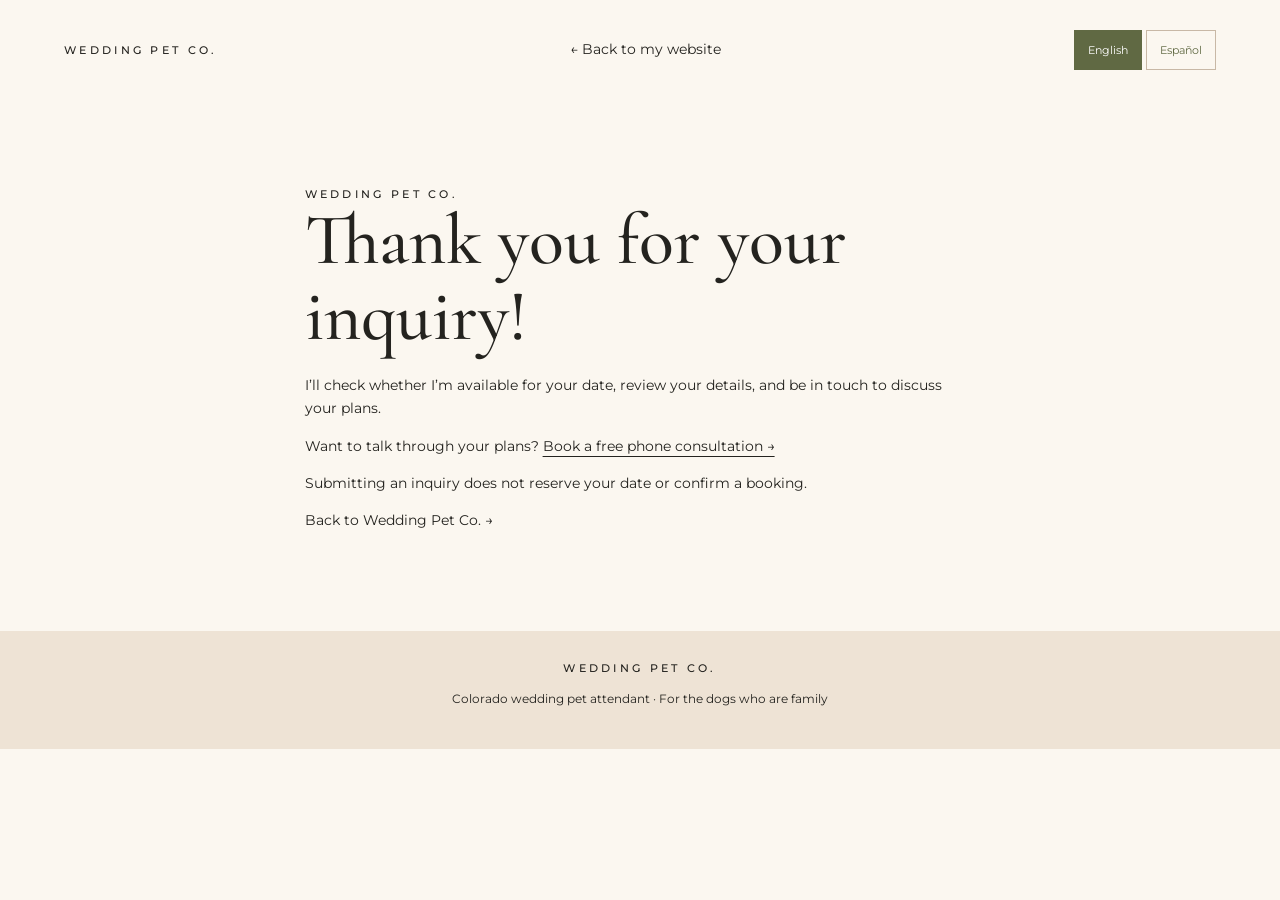
<file: thank-you.html>
<!DOCTYPE html><html lang="en"><head><meta charset="UTF-8"><meta name="viewport" content="width=device-width,initial-scale=1"><meta name="description" content="Wedding Pet Co. — loving wedding day pet attendant services based in Colorado."><title>Thank You | Wedding Pet Co.</title><link rel="preconnect" href="https://fonts.googleapis.com"><link href="https://fonts.googleapis.com/css2?family=Cormorant+Garamond:wght@400;500;600&family=Montserrat:wght@400;500&display=swap" rel="stylesheet"><style>
:root{--cream:#fbf7f0;--olive:#606943;--ink:#24231f;--sand:#f2e7da}*{box-sizing:border-box}html{scroll-behavior:smooth}body{margin:0;background:var(--cream);color:var(--ink);font:14px/1.65 Montserrat,Arial,sans-serif}a{text-decoration:none;color:inherit}h1,h2,h3{font-family:'Cormorant Garamond',Georgia,serif;font-weight:500;line-height:1.05;margin:0 0 20px}h1{font-size:clamp(56px,7vw,104px)}h2{font-size:clamp(42px,5vw,72px)}h3{font-size:32px}.eyebrow{letter-spacing:.3em;text-transform:uppercase;font-size:11px;font-weight:500}.btn{display:inline-block;background:var(--olive);border:1px solid var(--olive);color:white;padding:14px 26px;font:13px Montserrat,sans-serif;cursor:pointer}.btn.light{background:transparent;border-color:white}.btn:hover{opacity:.86}header{min-height:125px;padding:17px 5%;display:flex;align-items:center;justify-content:space-between;gap:15px}nav{display:flex;align-items:center;gap:27px}nav a{font-size:13px}.brand{text-align:center;min-width:260px;line-height:1.1}.brand svg{display:block;width:94px;height:88px;margin:0 auto 5px}.brand strong{font:400 30px Georgia,serif;letter-spacing:.14em}.brand small{display:block;letter-spacing:.32em;font-size:9px;margin-top:7px}.hero{min-height:630px;position:relative;background:#73755b url('wedding-dog.jpg') center 45%/cover no-repeat;display:flex;align-items:center;color:white}.hero:before{content:'';position:absolute;inset:0;background:linear-gradient(90deg,rgba(0,0,0,.59),rgba(0,0,0,.08) 78%)}.hero>div{position:relative;padding:70px 7%;max-width:680px}.hero p{font:italic 29px/1.2 'Cormorant Garamond',Georgia,serif;max-width:360px}.rule{border-top:1px solid #eee;width:145px;margin:26px 0}.section{padding:85px 7%}.about{display:grid;grid-template-columns:.85fr 1.15fr;align-items:center;gap:7%}.portrait{max-width:420px;margin:auto;border:1px solid #b9a892;padding:8px;border-radius:48% 48% 0 0}.portrait img{display:block;width:100%;height:470px;object-fit:cover;border-radius:48% 48% 0 0}.about p{margin:10px 0}.mountains{text-align:center;font-size:32px;color:var(--olive);margin:20px 0 0}.center{text-align:center}.service-strip{background:var(--sand);display:grid;grid-template-columns:repeat(3,1fr);padding:32px 6%}.service-strip>div{text-align:center;padding:10px 22px;border-right:1px solid #c7b7a6}.service-strip>div:last-child{border:0}.service-strip svg{height:46px;width:46px;stroke:currentColor;stroke-width:1.5;fill:none}.service-strip h3{font:15px/1.6 Georgia,serif;letter-spacing:.2em;text-transform:uppercase;margin:10px 0}.columns{display:grid;grid-template-columns:repeat(3,1fr);gap:28px}.columns article{border-top:1px solid #c8b8a6;padding-top:20px}.gallery{background:#f4ebdf}.gallery-grid{display:grid;grid-template-columns:1fr 1fr;gap:20px}.gallery img{width:100%;height:420px;object-fit:cover}.faq{max-width:850px;margin:auto}.faq details{border-bottom:1px solid #c8b8a6;padding:20px 0}.faq summary{cursor:pointer;font-size:16px}.contact{background:var(--olive);color:white;text-align:center}.contact p{max-width:650px;margin:0 auto 24px}.contact .btn{background:white;color:var(--olive);border-color:white}form{max-width:600px;margin:25px auto;display:grid;gap:14px;text-align:left}label{display:block;font-size:12px}input,textarea{width:100%;padding:12px;margin-top:5px;border:1px solid #c9c5b9;font:14px Montserrat,sans-serif}form button{justify-self:start}footer{text-align:center;padding:28px;background:#eee3d5;font-size:12px}@media(max-width:900px){header{justify-content:center;flex-wrap:wrap}.brand{order:-1;width:100%}nav{gap:16px}.about{grid-template-columns:1fr}.columns{grid-template-columns:1fr}}@media(max-width:600px){nav{flex-wrap:wrap;justify-content:center}nav a{font-size:11px}.brand strong{font-size:24px}.hero{min-height:540px;background-position:57% center}.hero:before{background:linear-gradient(90deg,rgba(0,0,0,.68),rgba(0,0,0,.08))}.hero>div{padding:40px 6%}.section{padding:60px 6%}.portrait img{height:390px}.service-strip{grid-template-columns:1fr}.service-strip>div{border-right:0;border-bottom:1px solid #c7b7a6}.gallery-grid{grid-template-columns:1fr}.gallery img{height:310px}}

/* Keep the opening message and the entire photo visible. */
header{min-height:100px;padding:10px 5%}
.brand svg{width:60px;height:53px;margin-bottom:3px}
.brand strong{font-size:24px}
.brand small{font-size:8px;margin-top:4px}
.hero{min-height:560px;height:calc(100svh - 100px);max-height:780px;background:#555d40;isolation:isolate}
.hero:before{background:linear-gradient(90deg,#555d40 0%,rgba(85,93,64,.9) 35%,transparent 65%);z-index:0}
.hero:after{content:'';position:absolute;inset:0 0 0 43%;background:url('wedding-dog.jpg') center / contain no-repeat;z-index:-1}
.hero>div{padding:30px 5%;max-width:56%;z-index:1}
.hero h1{font-size:clamp(52px,5.2vw,78px);line-height:1.02;margin:12px 0 18px}
.hero p{font-size:25px;margin:18px 0;max-width:380px}
.hero .rule{margin:18px 0}
.gallery-grid{align-items:start}
.gallery img{display:block;width:100%;height:auto;object-fit:contain}
@media(max-width:900px){
header{min-height:100px;gap:8px;padding:10px 4%}
.brand{min-width:0;width:auto;order:0}
.brand strong{font-size:20px}
nav{gap:12px}nav a{font-size:11px}nav .btn{padding:10px 14px}
.hero>div{max-width:58%;padding:25px 4%}
.hero h1{font-size:clamp(46px,6vw,60px)}
}
@media(max-width:600px){
header{display:grid;grid-template-columns:1fr 1fr;gap:10px;padding:10px 5%}
.brand{grid-column:1/-1;grid-row:1}
.brand svg{width:46px;height:42px}
nav{gap:14px}.brand strong{font-size:21px}
.hero{height:auto;max-height:none;min-height:0;display:flex;flex-direction:column;background:var(--olive)}
.hero:before{display:none}
.hero:after{position:relative;inset:auto;order:-1;width:100%;height:380px;background-color:var(--sand);z-index:0}
.hero>div{max-width:100%;width:100%;padding:28px 6% 34px}
.hero h1{font-size:clamp(44px,10vw,60px)}
.hero p{font-size:24px}
.gallery img{height:auto}
}


/* Full-width photograph behind the opening message. */
.hero{background:#555d40 url('wedding-dog.jpg') center top / cover no-repeat}
.hero:after{display:none}
.hero:before{display:block;z-index:0;background:linear-gradient(90deg,rgba(0,0,0,.66),rgba(0,0,0,.24) 48%,rgba(0,0,0,.03) 78%)}
@media(max-width:600px){
.hero{min-height:620px;height:calc(100svh - 150px);max-height:none;flex-direction:row;background-position:55% top}
.hero:after{display:none}
.hero:before{display:block;background:linear-gradient(90deg,rgba(0,0,0,.7),rgba(0,0,0,.2))}
.hero>div{padding:32px 6%;max-width:100%}
.hero h1{font-size:clamp(42px,9vw,54px)}
}

/* Pull back the portrait while blending the photo across the full hero. */
.hero{background-position:center 20%}
.hero:after{display:block;position:absolute;inset:0;z-index:-1;background:url('wedding-dog.jpg') center top / auto 135% no-repeat;mask-image:linear-gradient(90deg,transparent 22%,#000 38%,#000 62%,transparent 78%)}
.hero:before{background:linear-gradient(90deg,rgba(0,0,0,.7),rgba(0,0,0,.3) 40%,rgba(0,0,0,.05) 78%)}
@media(max-width:600px){.hero:after{display:block;position:absolute;inset:0;order:0;width:auto;height:auto;background-size:auto 115%;background-position:55% top;mask-image:none}}
.portrait{overflow:hidden}.portrait img{filter:grayscale(1);transform:scale(1.13);transform-origin:50% 42%}

.brand-mark{display:flex;align-items:center;justify-content:center;gap:15px;margin:0 auto 5px}
.brand-mark:before,.brand-mark:after{content:'';display:block;width:47px;height:1px;background:#a58b6b}
.brand .brand-mark svg{width:66px;height:58px;margin:0}
@media(max-width:600px){.brand .brand-mark svg{width:54px;height:48px}.brand-mark{gap:12px}.brand-mark:before,.brand-mark:after{width:36px}}

.brand{color:#4b2e18}
.brand strong{font-weight:400;letter-spacing:.17em}
.brand small{letter-spacing:.27em;font-size:8px;margin-top:6px}
.brand-mark{align-items:flex-end;gap:12px;margin-bottom:6px}
.brand-mark:before,.brand-mark:after{width:56px;background:#94734f;margin-bottom:10px}
.brand .brand-mark svg{width:72px;height:62px}
@media(max-width:900px){.brand strong{font-size:20px}.brand small{font-size:6.5px;letter-spacing:.2em}.brand-mark:before,.brand-mark:after{width:43px}}
@media(max-width:600px){.brand strong{font-size:21px}.brand small{font-size:6.5px}.brand .brand-mark svg{width:60px;height:52px}.brand-mark:before,.brand-mark:after{width:42px;margin-bottom:8px}}

.portrait img{filter:none}
.gallery-grid{align-items:stretch}
.gallery img{width:100%;height:100%;aspect-ratio:4/5;object-fit:cover;object-position:center 40%}
@media(max-width:600px){.gallery img{height:auto;aspect-ratio:4/5}}
</style><style>.inquiry{max-width:850px;margin:auto}.inquiry h1{font-size:clamp(46px,7vw,72px)}.inquiry form{max-width:none}.inquiry input,.inquiry textarea{background:#fffdf9;color:var(--ink);border-radius:0}.inquiry textarea{min-height:120px;resize:vertical}.inquiry :focus-visible{outline:2px solid var(--olive);outline-offset:4px}.inquiry-actions{display:flex;gap:14px;flex-wrap:wrap}.notice{padding:20px;border:1px solid #c8b8a6;background:var(--sand)}#review{white-space:pre-wrap;overflow-wrap:anywhere;font:inherit} [hidden]{display:none!important}</style><style id="interaction-feedback">
a,button,summary,input,textarea,select{transition:color .2s ease,background-color .2s ease,border-color .2s ease,box-shadow .2s ease,transform .2s ease,text-decoration-color .2s ease}
a:not(.btn):not(.brand){text-decoration:underline;text-decoration-color:transparent;text-underline-offset:5px}
a:focus-visible,button:focus-visible,summary:focus-visible,input:focus-visible,textarea:focus-visible,select:focus-visible{outline:2px solid #a58b6b;outline-offset:4px}
a:not(.btn):not(.brand):focus-visible{text-decoration-color:currentColor}
.btn:active,button:active{transform:translateY(1px)}
@media(hover:hover) and (pointer:fine){
a:not(.btn):not(.brand):hover{color:var(--olive);text-decoration-color:currentColor}
.contact a:not(.btn):hover{color:white}
a.brand:hover{transform:translateY(-2px)}
.btn:hover,button:hover{transform:translateY(-2px);box-shadow:0 5px 12px rgba(36,35,31,.13);opacity:1;filter:brightness(.96)}
summary:hover{color:var(--olive);background:rgba(96,105,67,.06)}
input:hover,textarea:hover,select:hover{border-color:var(--olive)}
}
@media(prefers-reduced-motion:reduce){html{scroll-behavior:auto}a,button,summary,input,textarea,select{transition:none!important;transform:none!important}}
</style><link rel="stylesheet" href="language.css"><script src="language.js" defer></script></head><body><header><a class="eyebrow" href="index.html">Wedding Pet Co.</a><a href="index.html#inquire">← Back to my website</a><div class="language-switch" role="group" aria-label="Language / Idioma"><button type="button" data-lang="en" lang="en" aria-pressed="true">English</button><button type="button" data-lang="es" lang="es" aria-pressed="false">Español</button></div></header><main class="section inquiry"><div class="eyebrow">Wedding Pet Co.</div><h1>Thank you for your inquiry!</h1><p>I’ll check whether I’m available for your date, review your details, and be in touch to discuss your plans.</p><p>Want to talk through your plans? <a href="https://calendly.com/kicardie/30min" style="text-decoration:underline">Book a free phone consultation →</a></p><p>Submitting an inquiry does not reserve your date or confirm a booking.</p><p><a href="index.html?lang=en">Back to Wedding Pet Co. →</a></p></main><footer><div class="eyebrow">Wedding Pet Co.</div><p>Colorado wedding pet attendant · For the dogs who are family</p></footer></body></html>
</file>
<file: language.css>
.language-switch{display:flex;align-items:center;justify-content:center;gap:4px;margin:0;font:11px Montserrat,Arial,sans-serif}.language-switch button{font:inherit;min-height:40px;padding:8px 13px;border:1px solid #c8b8a6;background:transparent;color:var(--olive);cursor:pointer}.language-switch button[aria-pressed="true"]{background:var(--olive);border-color:var(--olive);color:white}.language-switch button:focus-visible{outline:2px solid #a58b6b;outline-offset:3px}#home>.language-switch{margin:-5px 0 0}html[lang="es"] .brand small{letter-spacing:.15em}html[lang="es"] .brand small,html[lang="es"] .care-credentials{max-width:330px}html[lang="es"] .hero h1{font-size:clamp(44px,4.5vw,70px)}@media(max-width:600px){html[lang="es"] .hero h1{font-size:clamp(38px,9vw,50px)}.language-switch button{min-height:44px}html[lang="es"] .brand small{max-width:285px;line-height:1.6}html[lang="es"] .extras .extra{flex-wrap:wrap}}
</file>
